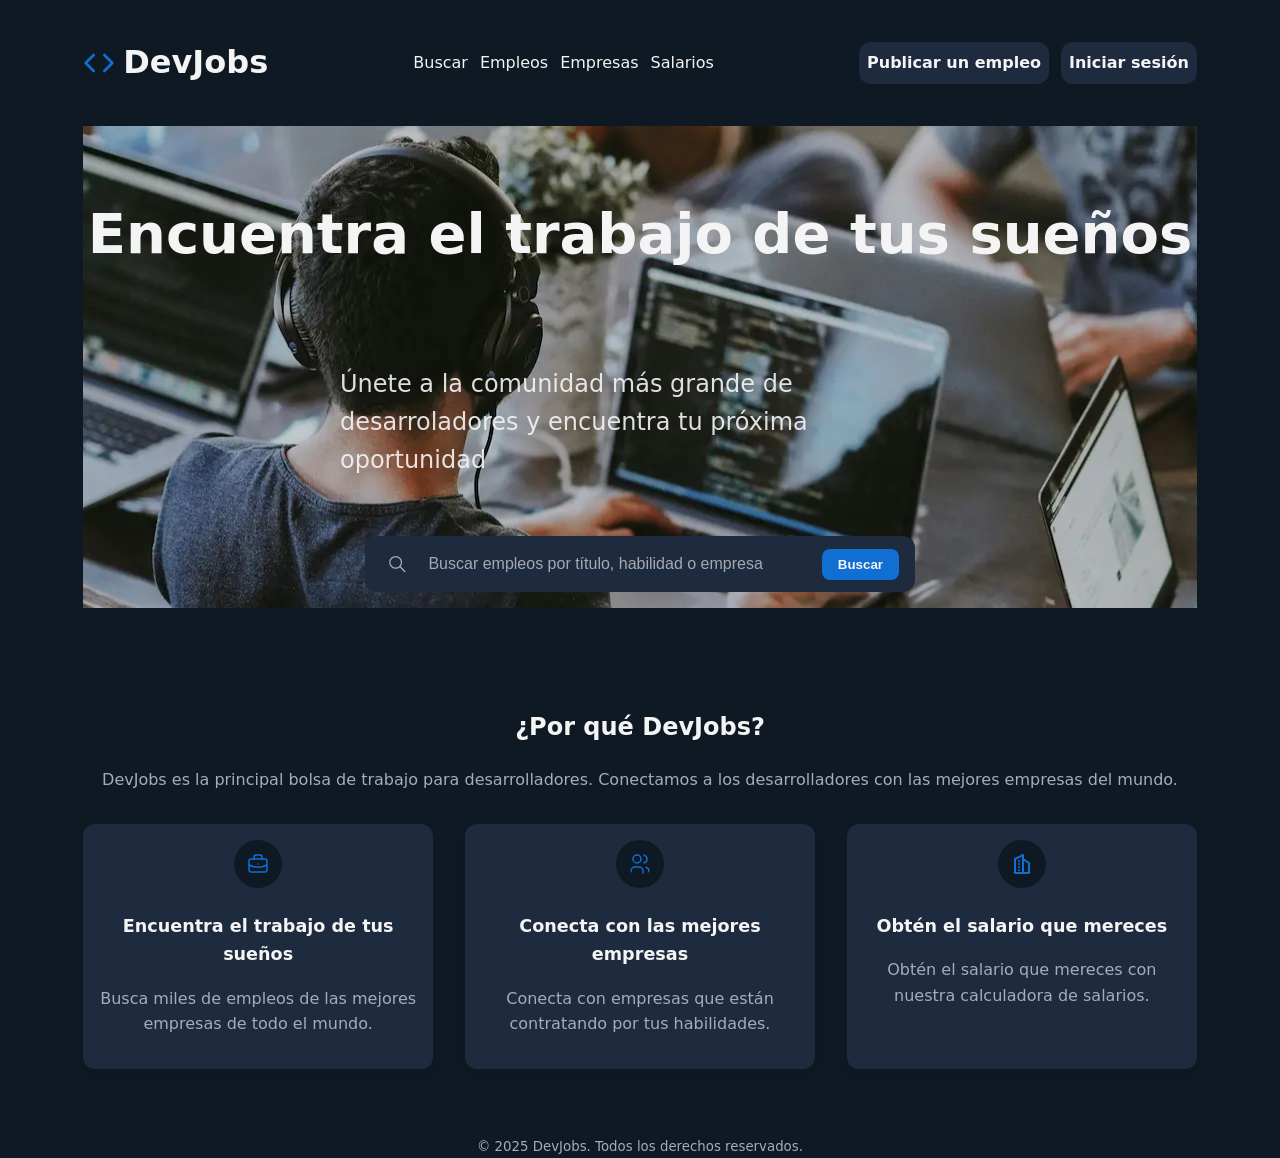
<file: index.html>
<!DOCTYPE html>
<html lang="es">
  <head>
    <meta charset="UTF-8" />
    <!-- Codificación de caracteres -->
    <meta name="viewport" content="width=device-width, initial-scale=1.0" />
    <!-- Responsivo -->
    <title>DevJobs</title>
    <!-- Título de la web -->
    <!-- SEO básico -->
    <meta
      name="description"
      content="Encuentra tu próximo trabajo en tecnología con DevJobs."
    />
    <meta
      name="keywords"
      content="empleo, desarrollador, programador, tecnología"
    />
    <meta name="robots" content="index, follow" />
    <!-- Open Graph (para Facebook, LinkedIn, Instagram, WhatsApp, etc.) -->
    <meta property="og:type" content="website" />
    <meta
      property="og:title"
      content="DevJobs - Encuentra tu próximo trabajo en tecnología"
    />
    <meta
      property="og:description"
      content="Explora ofertas de empleo, publica tus vacantes y conecta con profesionales del sector."
    />
    <meta property="og:image" content="https://devjobs.com/img/og-image.png" />
    <meta property="og:url" content="https://devjobs.com" />
    <meta property="og:site_name" content="DevJobs" />
    <!-- Twitter Card (para X / Twitter) -->
    <meta name="twitter:card" content="summary_large_image" />
    <meta
      name="twitter:title"
      content="DevJobs - Encuentra tu próximo trabajo en tecnología"
    />
    <meta
      name="twitter:description"
      content="Explora ofertas de empleo, publica tus vacantes y conecta con profesionales del sector."
    />
    <meta name="twitter:image" content="https://devjobs.com/img/og-image.png" />
    <meta name="twitter:site" content="@devjobs" />
    <!-- si tenés cuenta oficial -->
    <!-- Datos estructurados para Google -->
    <script type="application/ld+json">
      {
        "@context": "https://schema.org",
        "@type": "WebSite",
        "name": "DevJobs",
        "url": "https://devjobs.com",
        "description": "Encuentra tu próximo trabajo en tecnología con DevJobs.",
        "publisher": { "@type": "Organization", "name": "DevJobs" }
      }
    </script>
    <!-- Descripción -->
    <meta
      name="keywords"
      content="trabajo, empleo, tecnología, desarrollador, programador, ofertas de empleo, vacantes, DevJobs"
    />
    <!-- Palabras clave -->
    <meta name="author" content="Dario J. Ponce" />
    <!-- Autor de la web -->
    <!-- Favicon -->
    <link rel="icon" type="image/png" href="img/favicon.png" />
    <!-- CSS -->
    <link rel="stylesheet" href="styles-index.css" />
  </head>
  <body>
    <header>
      <div class="container header-inner">
        <a class="logo" href="./index.html">
          <svg
            class="h-8 w-8 text-primary"
            fill="none"
            stroke="currentColor"
            stroke-linecap="round"
            stroke-linejoin="round"
            stroke-width="2"
            viewBox="0 0 24 24"
            xmlns="http://www.w3.org/2000/svg"
          >
            <polyline points="16 18 22 12 16 6"></polyline>
            <polyline points="8 6 2 12 8 18"></polyline>
          </svg>
          <h1>DevJobs</h1>
        </a>

        <nav aria-label="Menu principal">
          <a href="">Buscar</a> <a href="./empleos.html">Empleos</a>
          <a href="">Empresas</a>
          <a href="">Salarios</a>
        </nav>
        <div class="auth-buttons">
          <a href="">Publicar un empleo</a>
          <a href="">Iniciar sesión</a>
        </div>
      </div>
    </header>
    <main class="container">
      <section class="hero">
        <h1 class="hero-title">Encuentra el trabajo de tus sueños</h1>
        <p class="hero-subtitle">
          Únete a la comunidad más grande de desarroladores y encuentra tu
          próxima oportunidad
        </p>
        <form role="search" class="hero-search">
          <div class="search-field">
            <svg
              aria-hidden="true"
              xmlns="http://www.w3.org/2000/svg"
              width="24"
              height="24"
              viewBox="0 0 24 24"
              fill="none"
              stroke="currentColor"
              stroke-width="1.5"
              stroke-linecap="round"
              stroke-linejoin="round"
              class="icon icon-tabler icons-tabler-outline icon-tabler-search"
            >
              <path stroke="none" d="M0 0h24v24H0z" fill="none" />
              <path d="M10 10m-7 0a7 7 0 1 0 14 0a7 7 0 1 0 -14 0" />
              <path d="M21 21l-6 -6" />
            </svg>
            <label for="search-jobs" class="visually-hidden"
              >Busca empleos</label
            >
            <input
              id="search-jobs"
              type="text"
              required
              placeholder="Buscar empleos por título, habilidad o empresa"
            />
            <button type="submit">Buscar</button>
          </div>
        </form>
      </section>

      <section class="features">
        <header class="features-header">
          <h2>¿Por qué DevJobs?</h2>
          <p>
            DevJobs es la principal bolsa de trabajo para desarrolladores.
            Conectamos a los desarrolladores con las mejores empresas del mundo.
          </p>
        </header>

        <div class="features-list">
          <article class="feature">
            <svg
              xmlns="http://www.w3.org/2000/svg"
              width="24"
              height="24"
              viewBox="0 0 24 24"
              fill="none"
              stroke="currentColor"
              stroke-width="1.5"
              stroke-linecap="round"
              stroke-linejoin="round"
              class="icon icon-tabler icons-tabler-outline icon-tabler-briefcase"
            >
              <path stroke="none" d="M0 0h24v24H0z" fill="none" />
              <path
                d="M3 7m0 2a2 2 0 0 1 2 -2h14a2 2 0 0 1 2 2v9a2 2 0 0 1 -2 2h-14a2 2 0 0 1 -2 -2z"
              />
              <path d="M8 7v-2a2 2 0 0 1 2 -2h4a2 2 0 0 1 2 2v2" />
              <path d="M12 12l0 .01" />
              <path d="M3 13a20 20 0 0 0 18 0" />
            </svg>
            <h3>Encuentra el trabajo de tus sueños</h3>
            <p>
              Busca miles de empleos de las mejores empresas de todo el mundo.
            </p>
          </article>

          <article class="feature">
            <svg
              xmlns="http://www.w3.org/2000/svg"
              width="24"
              height="24"
              viewBox="0 0 24 24"
              fill="none"
              stroke="currentColor"
              stroke-width="1.5"
              stroke-linecap="round"
              stroke-linejoin="round"
              class="icon icon-tabler icons-tabler-outline icon-tabler-users"
            >
              <path stroke="none" d="M0 0h24v24H0z" fill="none" />
              <path d="M9 7m-4 0a4 4 0 1 0 8 0a4 4 0 1 0 -8 0" />
              <path d="M3 21v-2a4 4 0 0 1 4 -4h4a4 4 0 0 1 4 4v2" />
              <path d="M16 3.13a4 4 0 0 1 0 7.75" />
              <path d="M21 21v-2a4 4 0 0 0 -3 -3.85" />
            </svg>
            <h3>Conecta con las mejores empresas</h3>
            <p>
              Conecta con empresas que están contratando por tus habilidades.
            </p>
          </article>

          <article class="feature">
            <svg
              xmlns="http://www.w3.org/2000/svg"
              width="24"
              height="24"
              viewBox="0 0 24 24"
              fill="none"
              stroke="currentColor"
              stroke-width="2"
              stroke-linecap="round"
              stroke-linejoin="round"
              class="icon icon-tabler icons-tabler-outline icon-tabler-building-skyscraper"
            >
              <path stroke="none" d="M0 0h24v24H0z" fill="none" />
              <path d="M3 21l18 0" />
              <path d="M5 21v-14l8 -4v18" />
              <path d="M19 21v-10l-6 -4" />
              <path d="M9 9l0 .01" />
              <path d="M9 12l0 .01" />
              <path d="M9 15l0 .01" />
              <path d="M9 18l0 .01" />
            </svg>
            <h3>Obtén el salario que mereces</h3>
            <p>
              Obtén el salario que mereces con nuestra calculadora de salarios.
            </p>
          </article>
        </div>
      </section>
    </main>

    <footer class="container">
      <small>&copy; 2025 DevJobs. Todos los derechos reservados.</small>
    </footer>
  </body>
</html>
</file>
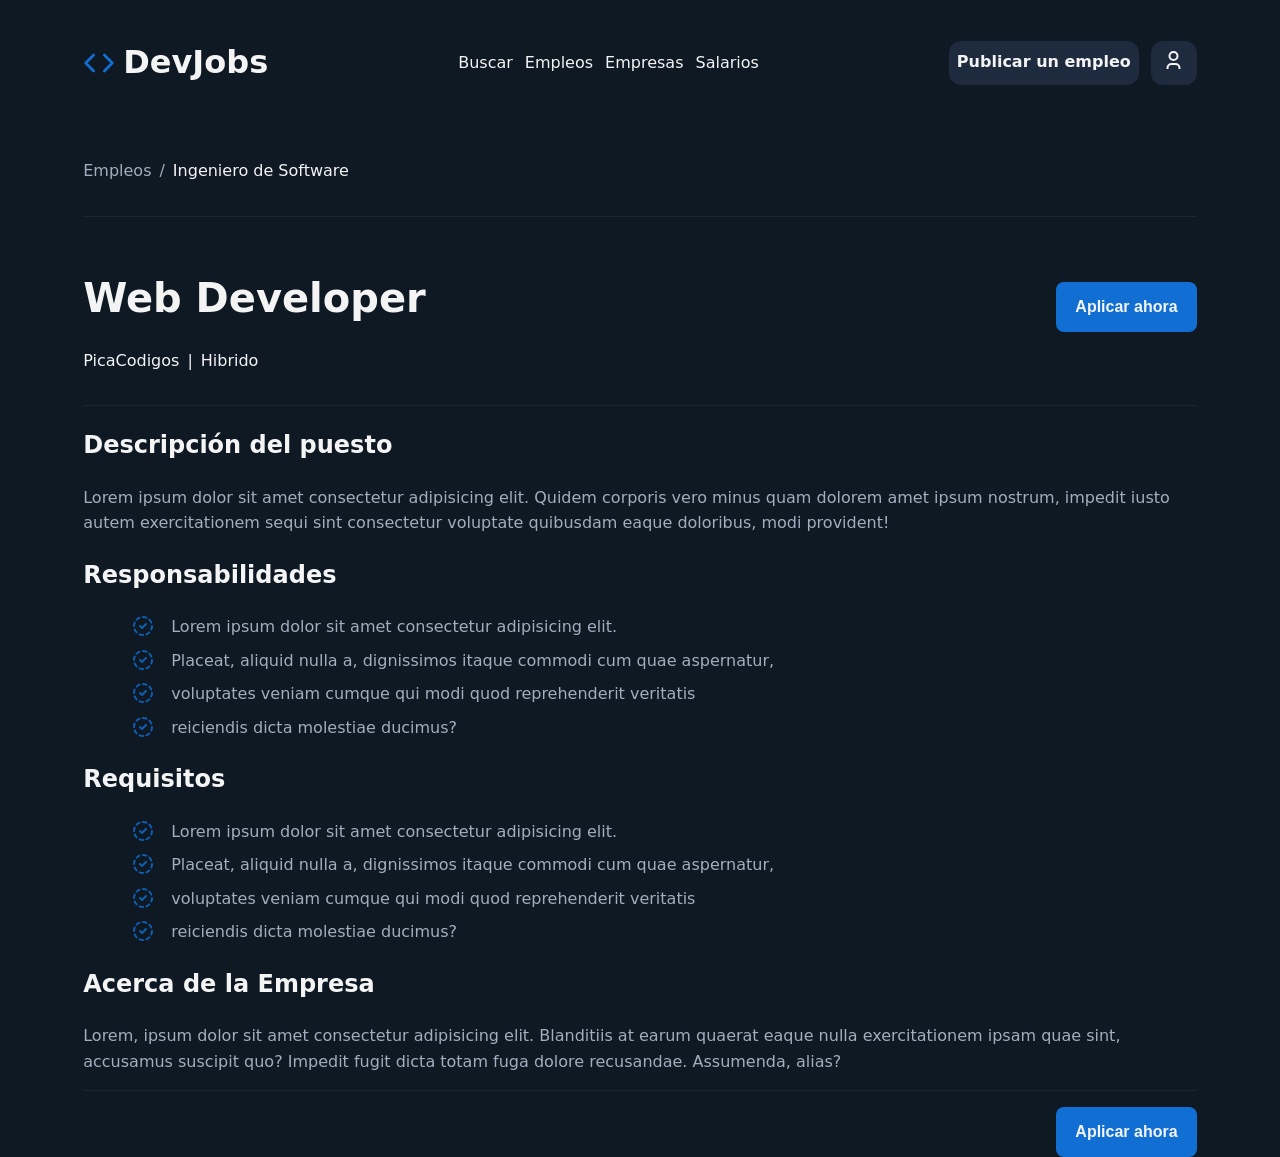
<file: jobDesc.html>
<!DOCTYPE html>
<html lang="en">
  <head>
    <meta charset="UTF-8" />
    <meta name="viewport" content="width=device-width, initial-scale=1.0" />
    <title>Document</title>
    <link rel="stylesheet" href="./styles-jobDesc.css" />
  </head>
  <body>
    <header>
      <div class="container header-inner">
        <a class="logo" href="./index.html">
          <svg
            class="h-8 w-8 text-primary"
            fill="none"
            stroke="currentColor"
            stroke-linecap="round"
            stroke-linejoin="round"
            stroke-width="2"
            viewBox="0 0 24 24"
            xmlns="http://www.w3.org/2000/svg"
          >
            <polyline points="16 18 22 12 16 6"></polyline>
            <polyline points="8 6 2 12 8 18"></polyline>
          </svg>
          <h1>DevJobs</h1>
        </a>

        <nav aria-label="Menu principal">
          <a href="">Buscar</a> <a href="./empleos.html">Empleos</a>
          <a href="">Empresas</a>
          <a href="">Salarios</a>
        </nav>
        <div class="auth-buttons">
          <a href="">Publicar un empleo</a>
          <a href=""
            ><svg
              xmlns="http://www.w3.org/2000/svg"
              width="30"
              height="20"
              viewBox="0 0 25 20"
              fill="none"
              stroke="currentColor"
              stroke-width="2"
              stroke-linecap="round"
              stroke-linejoin="round"
              class="icon icon-tabler icons-tabler-outline icon-tabler-user"
            >
              <path stroke="none" d="M0 0h24v24H0z" fill="none" />
              <path d="M8 7a4 4 0 1 0 8 0a4 4 0 0 0 -8 0" />
              <path d="M6 21v-2a4 4 0 0 1 4 -4h4a4 4 0 0 1 4 4v2" />
            </svg>
          </a>
        </div>
      </div>
    </header>
    <main class="container">
      <header class="directorio">
        <p>Empleos</p>
        <p>/</p>
        <p class="job-name">Ingeniero de Software</p>
      </header>

      <section class="title">
        <header>
          <div class="title-bottom">
            <h1>Web Developer</h1>
            <button class="button-apply">Aplicar ahora</button>
          </div>
          <div class="props">
            <p>PicaCodigos</p>
            <p>|</p>
            <p>Hibrido</p>
          </div>
        </header>
      </section>

      <section class="descripcion">
        <article>
          <h2>Descripción del puesto</h2>
          <p>
            Lorem ipsum dolor sit amet consectetur adipisicing elit. Quidem
            corporis vero minus quam dolorem amet ipsum nostrum, impedit iusto
            autem exercitationem sequi sint consectetur voluptate quibusdam
            eaque doloribus, modi provident!
          </p>
        </article>

        <article>
          <h2>Responsabilidades</h2>
          <ul>
            <li>
              <svg
                xmlns="http://www.w3.org/2000/svg"
                width="24"
                height="24"
                viewBox="0 0 24 24"
                fill="none"
                stroke="currentColor"
                stroke-width="2"
                stroke-linecap="round"
                stroke-linejoin="round"
                class="icon icon-tabler icons-tabler-outline icon-tabler-circle-dashed-check"
              >
                <path stroke="none" d="M0 0h24v24H0z" fill="none" />
                <path d="M8.56 3.69a9 9 0 0 0 -2.92 1.95" />
                <path d="M3.69 8.56a9 9 0 0 0 -.69 3.44" />
                <path d="M3.69 15.44a9 9 0 0 0 1.95 2.92" />
                <path d="M8.56 20.31a9 9 0 0 0 3.44 .69" />
                <path d="M15.44 20.31a9 9 0 0 0 2.92 -1.95" />
                <path d="M20.31 15.44a9 9 0 0 0 .69 -3.44" />
                <path d="M20.31 8.56a9 9 0 0 0 -1.95 -2.92" />
                <path d="M15.44 3.69a9 9 0 0 0 -3.44 -.69" />
                <path d="M9 12l2 2l4 -4" />
              </svg>
              Lorem ipsum dolor sit amet consectetur adipisicing elit.
            </li>
            <li>
              <svg
                xmlns="http://www.w3.org/2000/svg"
                width="24"
                height="24"
                viewBox="0 0 24 24"
                fill="none"
                stroke="currentColor"
                stroke-width="2"
                stroke-linecap="round"
                stroke-linejoin="round"
                class="icon icon-tabler icons-tabler-outline icon-tabler-circle-dashed-check"
              >
                <path stroke="none" d="M0 0h24v24H0z" fill="none" />
                <path d="M8.56 3.69a9 9 0 0 0 -2.92 1.95" />
                <path d="M3.69 8.56a9 9 0 0 0 -.69 3.44" />
                <path d="M3.69 15.44a9 9 0 0 0 1.95 2.92" />
                <path d="M8.56 20.31a9 9 0 0 0 3.44 .69" />
                <path d="M15.44 20.31a9 9 0 0 0 2.92 -1.95" />
                <path d="M20.31 15.44a9 9 0 0 0 .69 -3.44" />
                <path d="M20.31 8.56a9 9 0 0 0 -1.95 -2.92" />
                <path d="M15.44 3.69a9 9 0 0 0 -3.44 -.69" />
                <path d="M9 12l2 2l4 -4" />
              </svg>
              Placeat, aliquid nulla a, dignissimos itaque commodi cum quae
              aspernatur,
            </li>
            <li>
              <svg
                xmlns="http://www.w3.org/2000/svg"
                width="24"
                height="24"
                viewBox="0 0 24 24"
                fill="none"
                stroke="currentColor"
                stroke-width="2"
                stroke-linecap="round"
                stroke-linejoin="round"
                class="icon icon-tabler icons-tabler-outline icon-tabler-circle-dashed-check"
              >
                <path stroke="none" d="M0 0h24v24H0z" fill="none" />
                <path d="M8.56 3.69a9 9 0 0 0 -2.92 1.95" />
                <path d="M3.69 8.56a9 9 0 0 0 -.69 3.44" />
                <path d="M3.69 15.44a9 9 0 0 0 1.95 2.92" />
                <path d="M8.56 20.31a9 9 0 0 0 3.44 .69" />
                <path d="M15.44 20.31a9 9 0 0 0 2.92 -1.95" />
                <path d="M20.31 15.44a9 9 0 0 0 .69 -3.44" />
                <path d="M20.31 8.56a9 9 0 0 0 -1.95 -2.92" />
                <path d="M15.44 3.69a9 9 0 0 0 -3.44 -.69" />
                <path d="M9 12l2 2l4 -4" />
              </svg>
              voluptates veniam cumque qui modi quod reprehenderit veritatis
            </li>
            <li>
              <svg
                xmlns="http://www.w3.org/2000/svg"
                width="24"
                height="24"
                viewBox="0 0 24 24"
                fill="none"
                stroke="currentColor"
                stroke-width="2"
                stroke-linecap="round"
                stroke-linejoin="round"
                class="icon icon-tabler icons-tabler-outline icon-tabler-circle-dashed-check"
              >
                <path stroke="none" d="M0 0h24v24H0z" fill="none" />
                <path d="M8.56 3.69a9 9 0 0 0 -2.92 1.95" />
                <path d="M3.69 8.56a9 9 0 0 0 -.69 3.44" />
                <path d="M3.69 15.44a9 9 0 0 0 1.95 2.92" />
                <path d="M8.56 20.31a9 9 0 0 0 3.44 .69" />
                <path d="M15.44 20.31a9 9 0 0 0 2.92 -1.95" />
                <path d="M20.31 15.44a9 9 0 0 0 .69 -3.44" />
                <path d="M20.31 8.56a9 9 0 0 0 -1.95 -2.92" />
                <path d="M15.44 3.69a9 9 0 0 0 -3.44 -.69" />
                <path d="M9 12l2 2l4 -4" />
              </svg>
              reiciendis dicta molestiae ducimus?
            </li>
          </ul>
        </article>
        <article>
          <h2>Requisitos</h2>
          <ul>
            <li>
              <svg
                xmlns="http://www.w3.org/2000/svg"
                width="24"
                height="24"
                viewBox="0 0 24 24"
                fill="none"
                stroke="currentColor"
                stroke-width="2"
                stroke-linecap="round"
                stroke-linejoin="round"
                class="icon icon-tabler icons-tabler-outline icon-tabler-circle-dashed-check"
              >
                <path stroke="none" d="M0 0h24v24H0z" fill="none" />
                <path d="M8.56 3.69a9 9 0 0 0 -2.92 1.95" />
                <path d="M3.69 8.56a9 9 0 0 0 -.69 3.44" />
                <path d="M3.69 15.44a9 9 0 0 0 1.95 2.92" />
                <path d="M8.56 20.31a9 9 0 0 0 3.44 .69" />
                <path d="M15.44 20.31a9 9 0 0 0 2.92 -1.95" />
                <path d="M20.31 15.44a9 9 0 0 0 .69 -3.44" />
                <path d="M20.31 8.56a9 9 0 0 0 -1.95 -2.92" />
                <path d="M15.44 3.69a9 9 0 0 0 -3.44 -.69" />
                <path d="M9 12l2 2l4 -4" />
              </svg>
              Lorem ipsum dolor sit amet consectetur adipisicing elit.
            </li>
            <li>
              <svg
                xmlns="http://www.w3.org/2000/svg"
                width="24"
                height="24"
                viewBox="0 0 24 24"
                fill="none"
                stroke="currentColor"
                stroke-width="2"
                stroke-linecap="round"
                stroke-linejoin="round"
                class="icon icon-tabler icons-tabler-outline icon-tabler-circle-dashed-check"
              >
                <path stroke="none" d="M0 0h24v24H0z" fill="none" />
                <path d="M8.56 3.69a9 9 0 0 0 -2.92 1.95" />
                <path d="M3.69 8.56a9 9 0 0 0 -.69 3.44" />
                <path d="M3.69 15.44a9 9 0 0 0 1.95 2.92" />
                <path d="M8.56 20.31a9 9 0 0 0 3.44 .69" />
                <path d="M15.44 20.31a9 9 0 0 0 2.92 -1.95" />
                <path d="M20.31 15.44a9 9 0 0 0 .69 -3.44" />
                <path d="M20.31 8.56a9 9 0 0 0 -1.95 -2.92" />
                <path d="M15.44 3.69a9 9 0 0 0 -3.44 -.69" />
                <path d="M9 12l2 2l4 -4" />
              </svg>
              Placeat, aliquid nulla a, dignissimos itaque commodi cum quae
              aspernatur,
            </li>
            <li>
              <svg
                xmlns="http://www.w3.org/2000/svg"
                width="24"
                height="24"
                viewBox="0 0 24 24"
                fill="none"
                stroke="currentColor"
                stroke-width="2"
                stroke-linecap="round"
                stroke-linejoin="round"
                class="icon icon-tabler icons-tabler-outline icon-tabler-circle-dashed-check"
              >
                <path stroke="none" d="M0 0h24v24H0z" fill="none" />
                <path d="M8.56 3.69a9 9 0 0 0 -2.92 1.95" />
                <path d="M3.69 8.56a9 9 0 0 0 -.69 3.44" />
                <path d="M3.69 15.44a9 9 0 0 0 1.95 2.92" />
                <path d="M8.56 20.31a9 9 0 0 0 3.44 .69" />
                <path d="M15.44 20.31a9 9 0 0 0 2.92 -1.95" />
                <path d="M20.31 15.44a9 9 0 0 0 .69 -3.44" />
                <path d="M20.31 8.56a9 9 0 0 0 -1.95 -2.92" />
                <path d="M15.44 3.69a9 9 0 0 0 -3.44 -.69" />
                <path d="M9 12l2 2l4 -4" />
              </svg>
              voluptates veniam cumque qui modi quod reprehenderit veritatis
            </li>
            <li>
              <svg
                xmlns="http://www.w3.org/2000/svg"
                width="24"
                height="24"
                viewBox="0 0 24 24"
                fill="none"
                stroke="currentColor"
                stroke-width="2"
                stroke-linecap="round"
                stroke-linejoin="round"
                class="icon icon-tabler icons-tabler-outline icon-tabler-circle-dashed-check"
              >
                <path stroke="none" d="M0 0h24v24H0z" fill="none" />
                <path d="M8.56 3.69a9 9 0 0 0 -2.92 1.95" />
                <path d="M3.69 8.56a9 9 0 0 0 -.69 3.44" />
                <path d="M3.69 15.44a9 9 0 0 0 1.95 2.92" />
                <path d="M8.56 20.31a9 9 0 0 0 3.44 .69" />
                <path d="M15.44 20.31a9 9 0 0 0 2.92 -1.95" />
                <path d="M20.31 15.44a9 9 0 0 0 .69 -3.44" />
                <path d="M20.31 8.56a9 9 0 0 0 -1.95 -2.92" />
                <path d="M15.44 3.69a9 9 0 0 0 -3.44 -.69" />
                <path d="M9 12l2 2l4 -4" />
              </svg>
              reiciendis dicta molestiae ducimus?
            </li>
          </ul>
        </article>
        <article>
          <h2>Acerca de la Empresa</h2>
          <p>
            Lorem, ipsum dolor sit amet consectetur adipisicing elit. Blanditiis
            at earum quaerat eaque nulla exercitationem ipsam quae sint,
            accusamus suscipit quo? Impedit fugit dicta totam fuga dolore
            recusandae. Assumenda, alias?
          </p>
        </article>
      </section>
      <div class="footer-bottom">
        <button class="button-final">Aplicar ahora</button>
      </div>
    </main>
  </body>
</html>
</file>
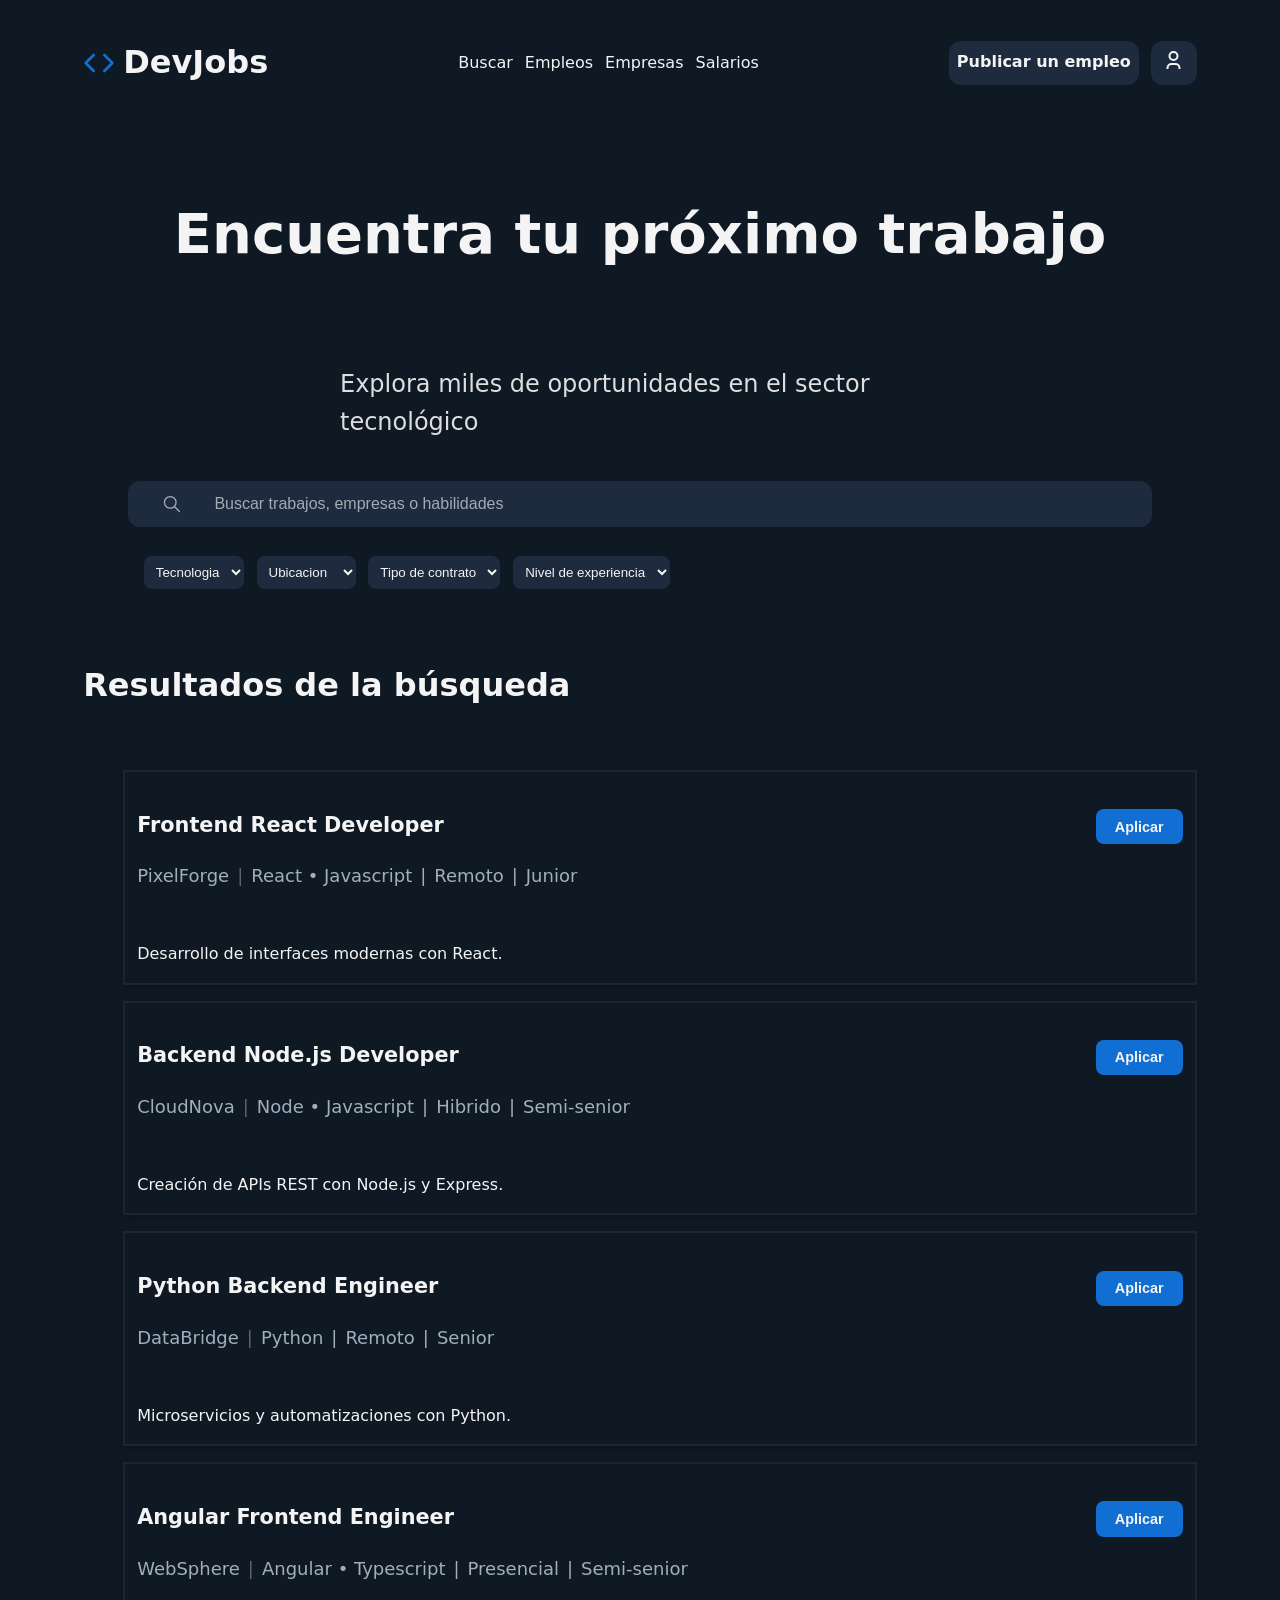
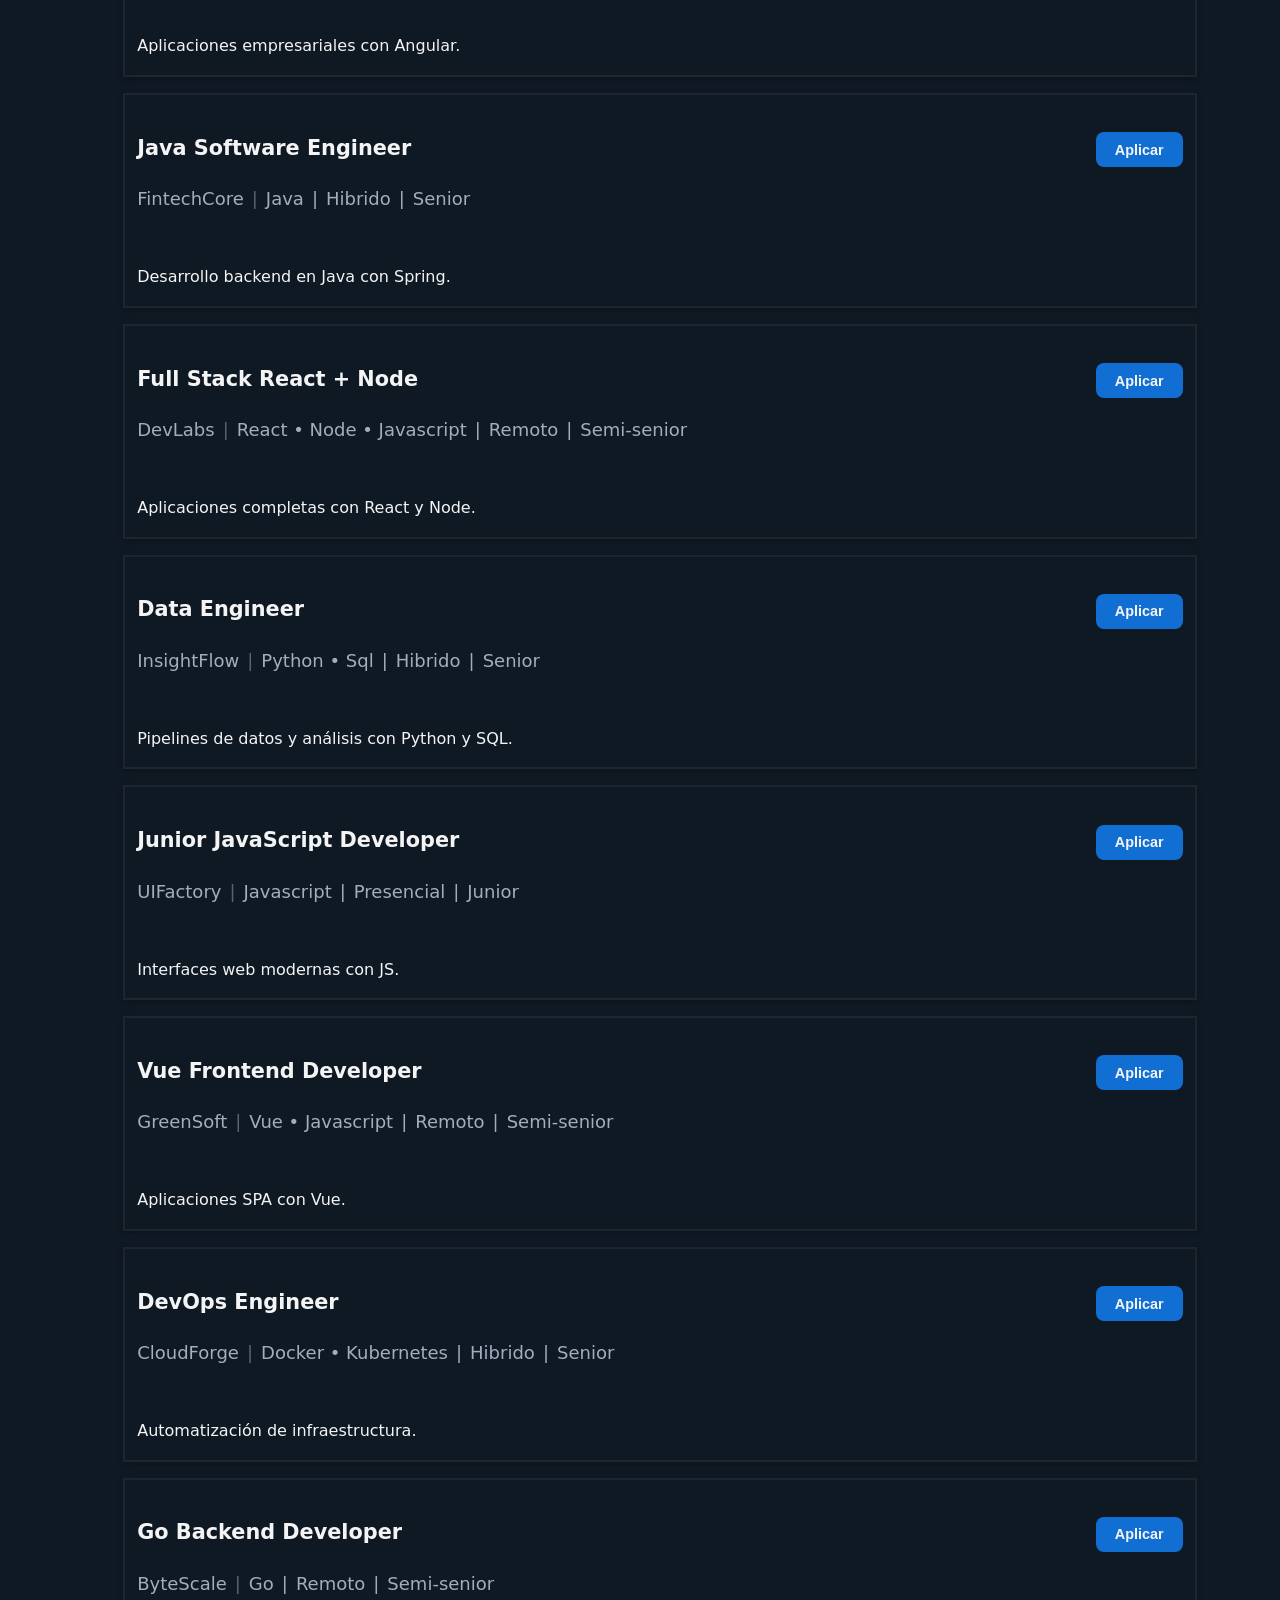
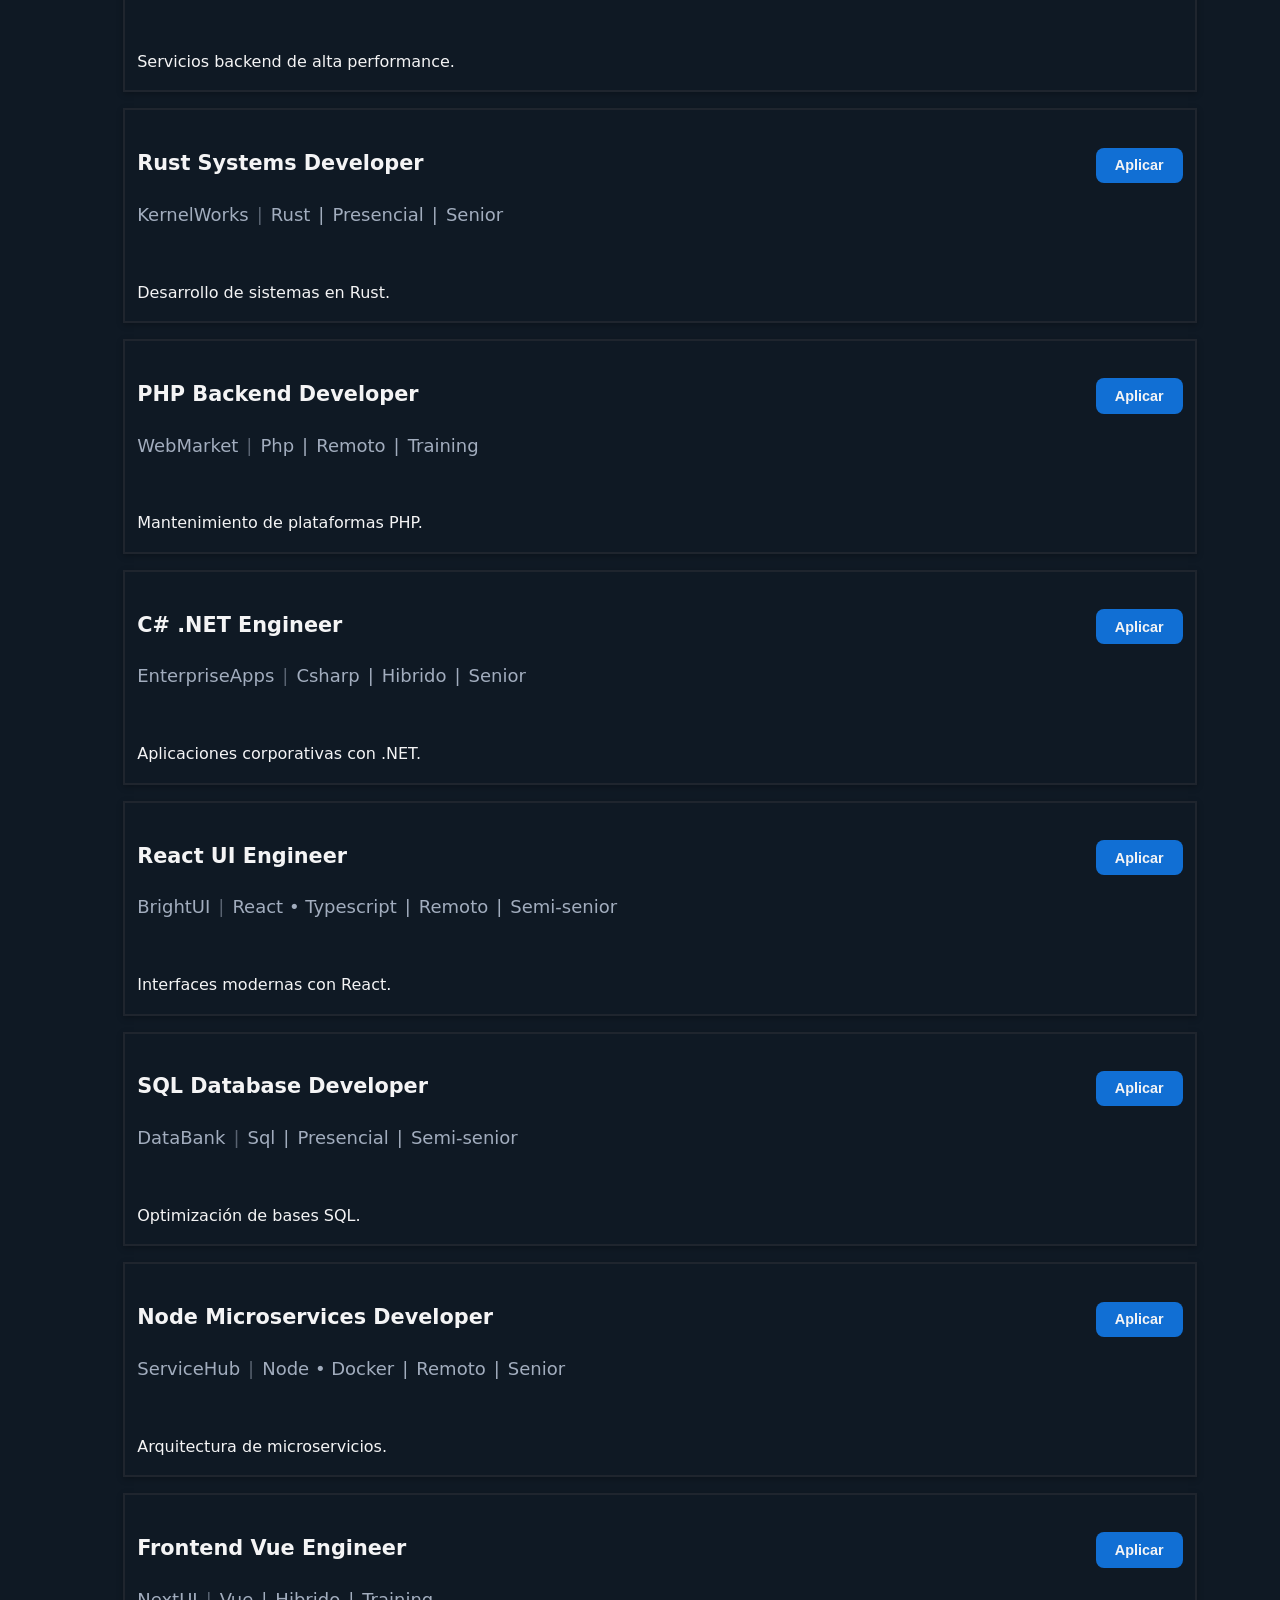
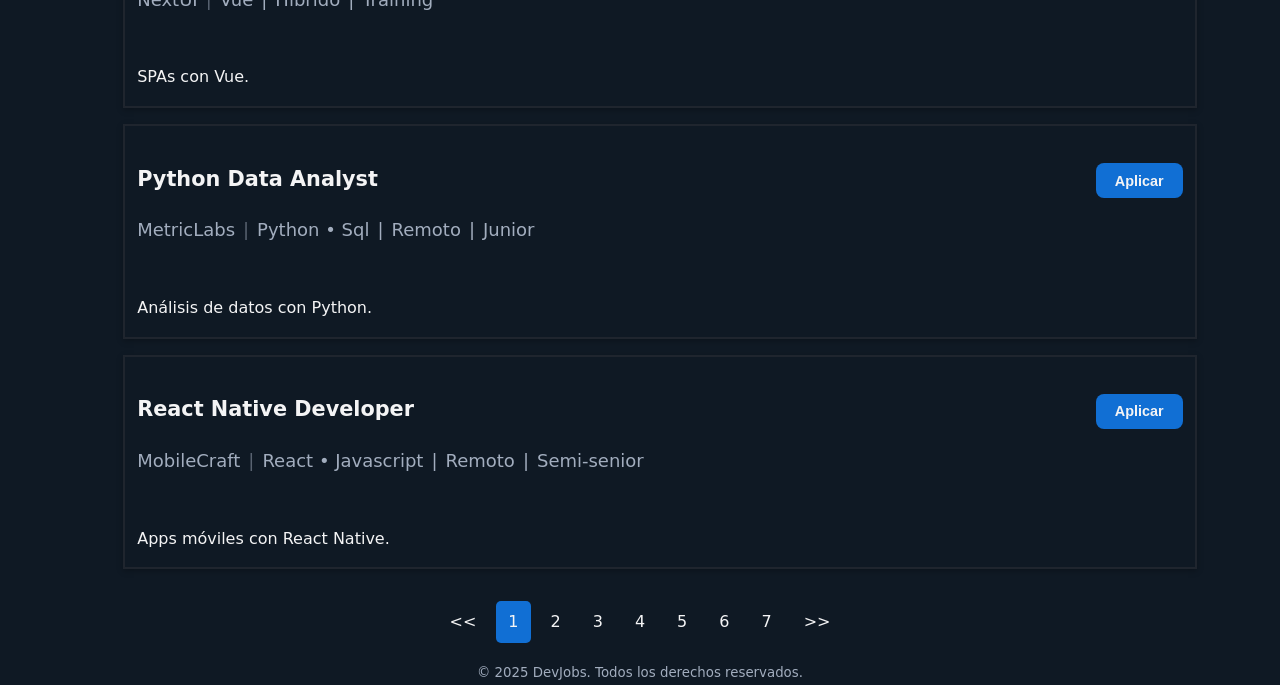
<file: HTML/empleos.html>
<!DOCTYPE html>
<html lang="es">
  <head>
    <meta charset="UTF-8" />
    <!-- Codificación de caracteres -->
    <meta name="viewport" content="width=device-width, initial-scale=1.0" />
    <!-- Responsivo -->
    <title>DevJobs</title>
    <!-- Título de la web -->
    <!-- SEO básico -->
    <meta
      name="description"
      content="Encuentra tu próximo trabajo en tecnología con DevJobs."
    />
    <meta name="robots" content="index, follow" />
    <!-- Open Graph (para Facebook, LinkedIn, Instagram, WhatsApp, etc.) -->
    <meta property="og:type" content="website" />
    <meta
      property="og:title"
      content="DevJobs - Encuentra tu próximo trabajo en tecnología"
    />
    <meta
      property="og:description"
      content="Explora ofertas de empleo, publica tus vacantes y conecta con profesionales del sector."
    />
    <meta property="og:image" content="https://devjobs.com/img/og-image.png" />
    <meta property="og:url" content="https://devjobs.com" />
    <meta property="og:site_name" content="DevJobs" />
    <!-- Twitter Card (para X / Twitter) -->
    <meta name="twitter:card" content="summary_large_image" />
    <meta
      name="twitter:title"
      content="DevJobs - Encuentra tu próximo trabajo en tecnología"
    />
    <meta
      name="twitter:description"
      content="Explora ofertas de empleo, publica tus vacantes y conecta con profesionales del sector."
    />
    <meta name="twitter:image" content="https://devjobs.com/img/og-image.png" />
    <meta name="twitter:site" content="@devjobs" />
    <!-- si tenés cuenta oficial -->
    <!-- Datos estructurados para Google -->
    <script type="application/ld+json">
      {
        "@context": "https://schema.org",
        "@type": "WebSite",
        "name": "DevJobs",
        "url": "https://devjobs.com",
        "description": "Encuentra tu próximo trabajo en tecnología con DevJobs.",
        "publisher": { "@type": "Organization", "name": "DevJobs" }
      }
    </script>
    <!-- Descripción -->
    <meta
      name="keywords"
      content="trabajo, empleo, tecnología, desarrollador, programador, ofertas de empleo, vacantes, DevJobs"
    />
    <!-- Palabras clave -->
    <meta name="author" content="Dario J. Ponce" />
    <!-- Autor de la web -->
    <!-- Favicon -->
    <link rel="icon" type="image/png" href="img/favicon.png" />
    <!-- CSS -->
    <link rel="stylesheet" href="../CSS/styles-empleos.css" />
    <!--- JS -->
    <script defer src="./script.js"></script>
  </head>
  <body>
    <header>
      <div class="container header-inner">
        <a class="logo" href="./index.html">
          <svg
            class="h-8 w-8 text-primary"
            fill="none"
            stroke="currentColor"
            stroke-linecap="round"
            stroke-linejoin="round"
            stroke-width="2"
            viewBox="0 0 24 24"
            xmlns="http://www.w3.org/2000/svg"
          >
            <polyline points="16 18 22 12 16 6"></polyline>
            <polyline points="8 6 2 12 8 18"></polyline>
          </svg>
          <h1>DevJobs</h1>
        </a>

        <nav aria-label="Menu principal">
          <a href="">Buscar</a> <a href="./empleos.html">Empleos</a>
          <a href="">Empresas</a>
          <a href="">Salarios</a>
        </nav>
        <div class="auth-buttons">
          <a href="">Publicar un empleo</a>
          <a href=""
            ><svg
              xmlns="http://www.w3.org/2000/svg"
              width="30"
              height="20"
              viewBox="0 0 25 20"
              fill="none"
              stroke="currentColor"
              stroke-width="2"
              stroke-linecap="round"
              stroke-linejoin="round"
              class="icon icon-tabler icons-tabler-outline icon-tabler-user"
            >
              <path stroke="none" d="M0 0h24v24H0z" fill="none" />
              <path d="M8 7a4 4 0 1 0 8 0a4 4 0 0 0 -8 0" />
              <path d="M6 21v-2a4 4 0 0 1 4 -4h4a4 4 0 0 1 4 4v2" />
            </svg>
          </a>
        </div>
      </div>
    </header>

    <main class="container">
      <section class="Hero-job">
        <h1>Encuentra tu próximo trabajo</h1>
        <p>Explora miles de oportunidades en el sector tecnológico</p>
        <form action="search" class="job-form">
          <div class="job-search-field">
            <svg
              aria-hidden="true"
              xmlns="http://www.w3.org/2000/svg"
              width="24"
              height="24"
              viewBox="0 0 24 24"
              fill="none"
              stroke="currentColor"
              stroke-width="1.5"
              stroke-linecap="round"
              stroke-linejoin="round"
              class="icon icon-tabler icons-tabler-outline icon-tabler-search"
            >
              <path stroke="none" d="M0 0h24v24H0z" fill="none" />
              <path d="M10 10m-7 0a7 7 0 1 0 14 0a7 7 0 1 0 -14 0" />
              <path d="M21 21l-6 -6" />
            </svg>
            <label for="searchJobs" class="visually-hidden">
              Campo para buscar trabajos, empresas o habilidades
            </label>
            <input
              type="text"
              name="searchJobs"
              id="searchJobs"
              placeholder="Buscar trabajos, empresas o habilidades"
            />
          </div>
          <div class="job-search-select">
            <select name="tecnologia" id="filter-technology">
              <option value="default" hidden>Tecnologia</option>
              <option value="todas">Todas</option>
              <option value="javascript">JavaScript</option>
              <option value="python">Python</option>
              <option value="java">Java</option>
              <option value="react">React</option>
            </select>
            <select name="ubicacion" id="filter-ubication">
              <option value="default" hidden>Ubicacion</option>
              <option value="todas">Todas</option>
              <option value="remoto">Remoto</option>
              <option value="hibrido">Hibrido</option>
              <option value="presencial">Presencial</option>
            </select>
            <select name="contrato" id="filter-contrato">
              <option value="default" hidden>Tipo de contrato</option>
              <option value="todas">Todas</option>
              <option value="full-time">Full Time</option>
              <option value="part-time">Part Time</option>
              <option value="freelance">Freelance</option>
            </select>
            <select name="experiencia" id="filter-experiencia">
              <option value="default" hidden>Nivel de experiencia</option>
              <option value="todas">Todas</option>
              <option value="junior">Junior</option>
              <option value="semi-senior">Semi Senior</option>
              <option value="senior">Senior</option>
            </select>
          </div>
        </form>
      </section>

      <section class="jobs-list">
        <header class="jobs-list-title">
          <h2>Resultados de la búsqueda</h2>
        </header>
        <div class="jobs-list-container">
          <ul class="list-jobs-ul"></ul>
        </div>
      </section>

      <section>
        <ul class="pagination">
          <li>
            <a href=""> << </a>
          </li>
          <li>
            <a href="" class="active"> 1 </a>
          </li>
          <li>
            <a href=""> 2 </a>
          </li>
          <li>
            <a href=""> 3 </a>
          </li>
          <li>
            <a href=""> 4 </a>
          </li>
          <li>
            <a href=""> 5 </a>
          </li>
          <li>
            <a href=""> 6 </a>
          </li>
          <li>
            <a href=""> 7 </a>
          </li>
          <li>
            <a href=""> >> </a>
          </li>
        </ul>
      </section>
    </main>

    <footer class="container">
      <small>&copy; 2025 DevJobs. Todos los derechos reservados.</small>
    </footer>
  </body>
</html>
</file>
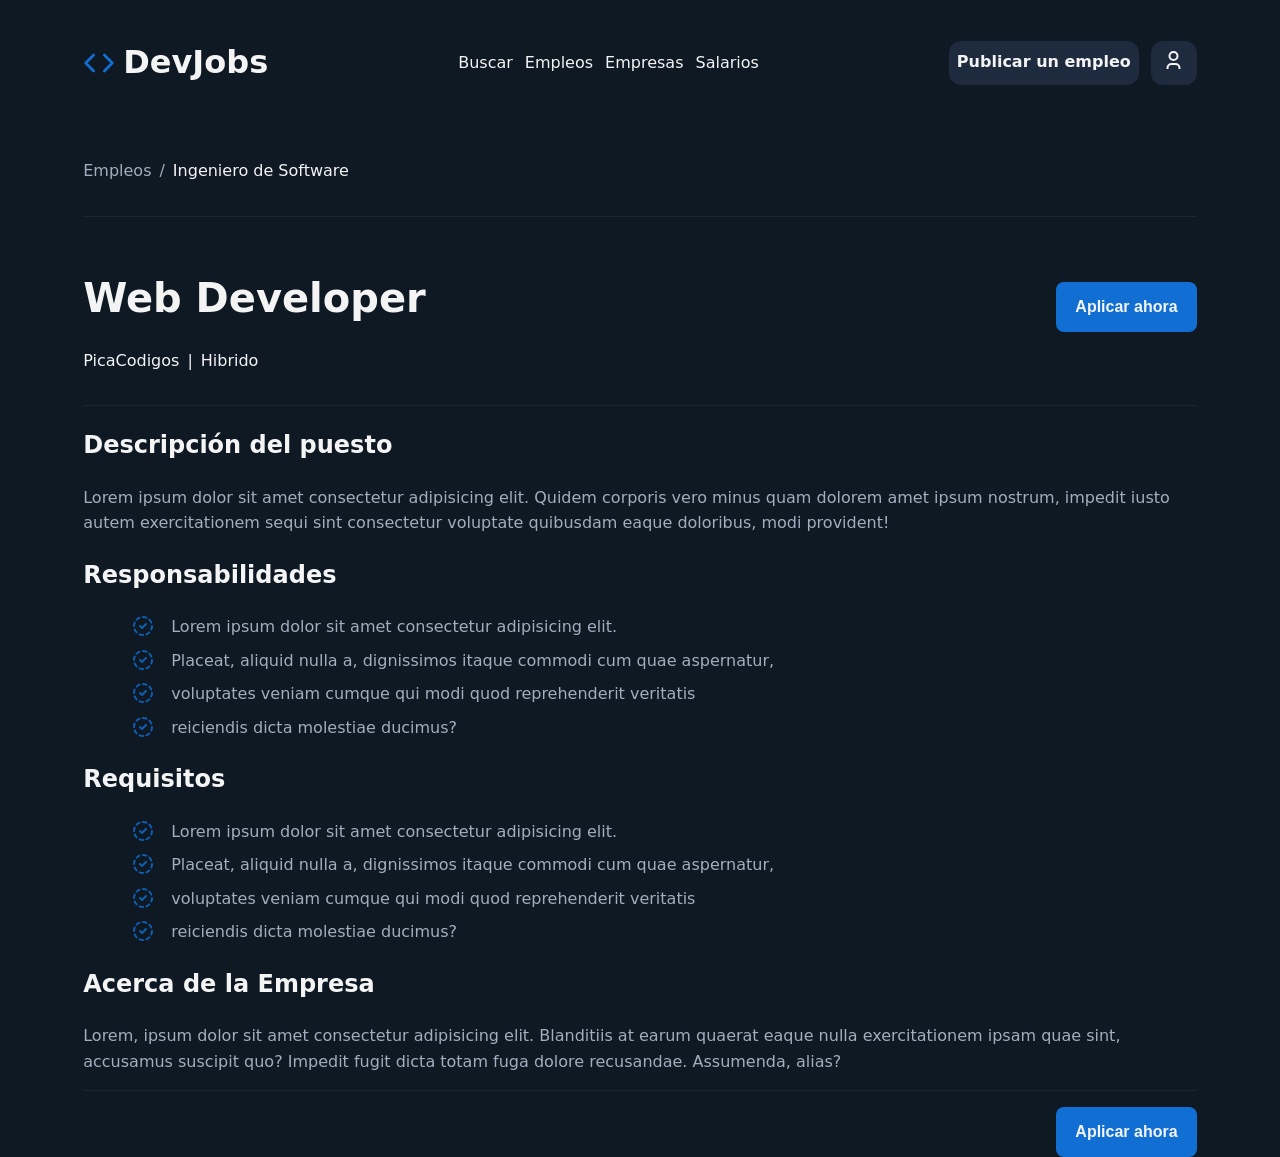
<file: HTML/jobDesc.html>
<!DOCTYPE html>
<html lang="en">
  <head>
    <meta charset="UTF-8" />
    <meta name="viewport" content="width=device-width, initial-scale=1.0" />
    <title>Document</title>
    <link rel="stylesheet" href="../CSS/./styles-jobDesc.css" />
  </head>
  <body>
    <header>
      <div class="container header-inner">
        <a class="logo" href="./index.html">
          <svg
            class="h-8 w-8 text-primary"
            fill="none"
            stroke="currentColor"
            stroke-linecap="round"
            stroke-linejoin="round"
            stroke-width="2"
            viewBox="0 0 24 24"
            xmlns="http://www.w3.org/2000/svg"
          >
            <polyline points="16 18 22 12 16 6"></polyline>
            <polyline points="8 6 2 12 8 18"></polyline>
          </svg>
          <h1>DevJobs</h1>
        </a>

        <nav aria-label="Menu principal">
          <a href="">Buscar</a> <a href="./empleos.html">Empleos</a>
          <a href="">Empresas</a>
          <a href="">Salarios</a>
        </nav>
        <div class="auth-buttons">
          <a href="">Publicar un empleo</a>
          <a href=""
            ><svg
              xmlns="http://www.w3.org/2000/svg"
              width="30"
              height="20"
              viewBox="0 0 25 20"
              fill="none"
              stroke="currentColor"
              stroke-width="2"
              stroke-linecap="round"
              stroke-linejoin="round"
              class="icon icon-tabler icons-tabler-outline icon-tabler-user"
            >
              <path stroke="none" d="M0 0h24v24H0z" fill="none" />
              <path d="M8 7a4 4 0 1 0 8 0a4 4 0 0 0 -8 0" />
              <path d="M6 21v-2a4 4 0 0 1 4 -4h4a4 4 0 0 1 4 4v2" />
            </svg>
          </a>
        </div>
      </div>
    </header>
    <main class="container">
      <header class="directorio">
        <p>Empleos</p>
        <p>/</p>
        <p class="job-name">Ingeniero de Software</p>
      </header>

      <section class="title">
        <header>
          <div class="title-bottom">
            <h1>Web Developer</h1>
            <button class="button-apply">Aplicar ahora</button>
          </div>
          <div class="props">
            <p>PicaCodigos</p>
            <p>|</p>
            <p>Hibrido</p>
          </div>
        </header>
      </section>

      <section class="descripcion">
        <article>
          <h2>Descripción del puesto</h2>
          <p>
            Lorem ipsum dolor sit amet consectetur adipisicing elit. Quidem
            corporis vero minus quam dolorem amet ipsum nostrum, impedit iusto
            autem exercitationem sequi sint consectetur voluptate quibusdam
            eaque doloribus, modi provident!
          </p>
        </article>

        <article>
          <h2>Responsabilidades</h2>
          <ul>
            <li>
              <svg
                xmlns="http://www.w3.org/2000/svg"
                width="24"
                height="24"
                viewBox="0 0 24 24"
                fill="none"
                stroke="currentColor"
                stroke-width="2"
                stroke-linecap="round"
                stroke-linejoin="round"
                class="icon icon-tabler icons-tabler-outline icon-tabler-circle-dashed-check"
              >
                <path stroke="none" d="M0 0h24v24H0z" fill="none" />
                <path d="M8.56 3.69a9 9 0 0 0 -2.92 1.95" />
                <path d="M3.69 8.56a9 9 0 0 0 -.69 3.44" />
                <path d="M3.69 15.44a9 9 0 0 0 1.95 2.92" />
                <path d="M8.56 20.31a9 9 0 0 0 3.44 .69" />
                <path d="M15.44 20.31a9 9 0 0 0 2.92 -1.95" />
                <path d="M20.31 15.44a9 9 0 0 0 .69 -3.44" />
                <path d="M20.31 8.56a9 9 0 0 0 -1.95 -2.92" />
                <path d="M15.44 3.69a9 9 0 0 0 -3.44 -.69" />
                <path d="M9 12l2 2l4 -4" />
              </svg>
              Lorem ipsum dolor sit amet consectetur adipisicing elit.
            </li>
            <li>
              <svg
                xmlns="http://www.w3.org/2000/svg"
                width="24"
                height="24"
                viewBox="0 0 24 24"
                fill="none"
                stroke="currentColor"
                stroke-width="2"
                stroke-linecap="round"
                stroke-linejoin="round"
                class="icon icon-tabler icons-tabler-outline icon-tabler-circle-dashed-check"
              >
                <path stroke="none" d="M0 0h24v24H0z" fill="none" />
                <path d="M8.56 3.69a9 9 0 0 0 -2.92 1.95" />
                <path d="M3.69 8.56a9 9 0 0 0 -.69 3.44" />
                <path d="M3.69 15.44a9 9 0 0 0 1.95 2.92" />
                <path d="M8.56 20.31a9 9 0 0 0 3.44 .69" />
                <path d="M15.44 20.31a9 9 0 0 0 2.92 -1.95" />
                <path d="M20.31 15.44a9 9 0 0 0 .69 -3.44" />
                <path d="M20.31 8.56a9 9 0 0 0 -1.95 -2.92" />
                <path d="M15.44 3.69a9 9 0 0 0 -3.44 -.69" />
                <path d="M9 12l2 2l4 -4" />
              </svg>
              Placeat, aliquid nulla a, dignissimos itaque commodi cum quae
              aspernatur,
            </li>
            <li>
              <svg
                xmlns="http://www.w3.org/2000/svg"
                width="24"
                height="24"
                viewBox="0 0 24 24"
                fill="none"
                stroke="currentColor"
                stroke-width="2"
                stroke-linecap="round"
                stroke-linejoin="round"
                class="icon icon-tabler icons-tabler-outline icon-tabler-circle-dashed-check"
              >
                <path stroke="none" d="M0 0h24v24H0z" fill="none" />
                <path d="M8.56 3.69a9 9 0 0 0 -2.92 1.95" />
                <path d="M3.69 8.56a9 9 0 0 0 -.69 3.44" />
                <path d="M3.69 15.44a9 9 0 0 0 1.95 2.92" />
                <path d="M8.56 20.31a9 9 0 0 0 3.44 .69" />
                <path d="M15.44 20.31a9 9 0 0 0 2.92 -1.95" />
                <path d="M20.31 15.44a9 9 0 0 0 .69 -3.44" />
                <path d="M20.31 8.56a9 9 0 0 0 -1.95 -2.92" />
                <path d="M15.44 3.69a9 9 0 0 0 -3.44 -.69" />
                <path d="M9 12l2 2l4 -4" />
              </svg>
              voluptates veniam cumque qui modi quod reprehenderit veritatis
            </li>
            <li>
              <svg
                xmlns="http://www.w3.org/2000/svg"
                width="24"
                height="24"
                viewBox="0 0 24 24"
                fill="none"
                stroke="currentColor"
                stroke-width="2"
                stroke-linecap="round"
                stroke-linejoin="round"
                class="icon icon-tabler icons-tabler-outline icon-tabler-circle-dashed-check"
              >
                <path stroke="none" d="M0 0h24v24H0z" fill="none" />
                <path d="M8.56 3.69a9 9 0 0 0 -2.92 1.95" />
                <path d="M3.69 8.56a9 9 0 0 0 -.69 3.44" />
                <path d="M3.69 15.44a9 9 0 0 0 1.95 2.92" />
                <path d="M8.56 20.31a9 9 0 0 0 3.44 .69" />
                <path d="M15.44 20.31a9 9 0 0 0 2.92 -1.95" />
                <path d="M20.31 15.44a9 9 0 0 0 .69 -3.44" />
                <path d="M20.31 8.56a9 9 0 0 0 -1.95 -2.92" />
                <path d="M15.44 3.69a9 9 0 0 0 -3.44 -.69" />
                <path d="M9 12l2 2l4 -4" />
              </svg>
              reiciendis dicta molestiae ducimus?
            </li>
          </ul>
        </article>
        <article>
          <h2>Requisitos</h2>
          <ul>
            <li>
              <svg
                xmlns="http://www.w3.org/2000/svg"
                width="24"
                height="24"
                viewBox="0 0 24 24"
                fill="none"
                stroke="currentColor"
                stroke-width="2"
                stroke-linecap="round"
                stroke-linejoin="round"
                class="icon icon-tabler icons-tabler-outline icon-tabler-circle-dashed-check"
              >
                <path stroke="none" d="M0 0h24v24H0z" fill="none" />
                <path d="M8.56 3.69a9 9 0 0 0 -2.92 1.95" />
                <path d="M3.69 8.56a9 9 0 0 0 -.69 3.44" />
                <path d="M3.69 15.44a9 9 0 0 0 1.95 2.92" />
                <path d="M8.56 20.31a9 9 0 0 0 3.44 .69" />
                <path d="M15.44 20.31a9 9 0 0 0 2.92 -1.95" />
                <path d="M20.31 15.44a9 9 0 0 0 .69 -3.44" />
                <path d="M20.31 8.56a9 9 0 0 0 -1.95 -2.92" />
                <path d="M15.44 3.69a9 9 0 0 0 -3.44 -.69" />
                <path d="M9 12l2 2l4 -4" />
              </svg>
              Lorem ipsum dolor sit amet consectetur adipisicing elit.
            </li>
            <li>
              <svg
                xmlns="http://www.w3.org/2000/svg"
                width="24"
                height="24"
                viewBox="0 0 24 24"
                fill="none"
                stroke="currentColor"
                stroke-width="2"
                stroke-linecap="round"
                stroke-linejoin="round"
                class="icon icon-tabler icons-tabler-outline icon-tabler-circle-dashed-check"
              >
                <path stroke="none" d="M0 0h24v24H0z" fill="none" />
                <path d="M8.56 3.69a9 9 0 0 0 -2.92 1.95" />
                <path d="M3.69 8.56a9 9 0 0 0 -.69 3.44" />
                <path d="M3.69 15.44a9 9 0 0 0 1.95 2.92" />
                <path d="M8.56 20.31a9 9 0 0 0 3.44 .69" />
                <path d="M15.44 20.31a9 9 0 0 0 2.92 -1.95" />
                <path d="M20.31 15.44a9 9 0 0 0 .69 -3.44" />
                <path d="M20.31 8.56a9 9 0 0 0 -1.95 -2.92" />
                <path d="M15.44 3.69a9 9 0 0 0 -3.44 -.69" />
                <path d="M9 12l2 2l4 -4" />
              </svg>
              Placeat, aliquid nulla a, dignissimos itaque commodi cum quae
              aspernatur,
            </li>
            <li>
              <svg
                xmlns="http://www.w3.org/2000/svg"
                width="24"
                height="24"
                viewBox="0 0 24 24"
                fill="none"
                stroke="currentColor"
                stroke-width="2"
                stroke-linecap="round"
                stroke-linejoin="round"
                class="icon icon-tabler icons-tabler-outline icon-tabler-circle-dashed-check"
              >
                <path stroke="none" d="M0 0h24v24H0z" fill="none" />
                <path d="M8.56 3.69a9 9 0 0 0 -2.92 1.95" />
                <path d="M3.69 8.56a9 9 0 0 0 -.69 3.44" />
                <path d="M3.69 15.44a9 9 0 0 0 1.95 2.92" />
                <path d="M8.56 20.31a9 9 0 0 0 3.44 .69" />
                <path d="M15.44 20.31a9 9 0 0 0 2.92 -1.95" />
                <path d="M20.31 15.44a9 9 0 0 0 .69 -3.44" />
                <path d="M20.31 8.56a9 9 0 0 0 -1.95 -2.92" />
                <path d="M15.44 3.69a9 9 0 0 0 -3.44 -.69" />
                <path d="M9 12l2 2l4 -4" />
              </svg>
              voluptates veniam cumque qui modi quod reprehenderit veritatis
            </li>
            <li>
              <svg
                xmlns="http://www.w3.org/2000/svg"
                width="24"
                height="24"
                viewBox="0 0 24 24"
                fill="none"
                stroke="currentColor"
                stroke-width="2"
                stroke-linecap="round"
                stroke-linejoin="round"
                class="icon icon-tabler icons-tabler-outline icon-tabler-circle-dashed-check"
              >
                <path stroke="none" d="M0 0h24v24H0z" fill="none" />
                <path d="M8.56 3.69a9 9 0 0 0 -2.92 1.95" />
                <path d="M3.69 8.56a9 9 0 0 0 -.69 3.44" />
                <path d="M3.69 15.44a9 9 0 0 0 1.95 2.92" />
                <path d="M8.56 20.31a9 9 0 0 0 3.44 .69" />
                <path d="M15.44 20.31a9 9 0 0 0 2.92 -1.95" />
                <path d="M20.31 15.44a9 9 0 0 0 .69 -3.44" />
                <path d="M20.31 8.56a9 9 0 0 0 -1.95 -2.92" />
                <path d="M15.44 3.69a9 9 0 0 0 -3.44 -.69" />
                <path d="M9 12l2 2l4 -4" />
              </svg>
              reiciendis dicta molestiae ducimus?
            </li>
          </ul>
        </article>
        <article>
          <h2>Acerca de la Empresa</h2>
          <p>
            Lorem, ipsum dolor sit amet consectetur adipisicing elit. Blanditiis
            at earum quaerat eaque nulla exercitationem ipsam quae sint,
            accusamus suscipit quo? Impedit fugit dicta totam fuga dolore
            recusandae. Assumenda, alias?
          </p>
        </article>
      </section>
      <div class="footer-bottom">
        <button class="button-final">Aplicar ahora</button>
      </div>
    </main>
  </body>
</html>
</file>
<file: styles-index.css>
:root {
  /* ----------------- COLORES (base, fáciles de reasignar) ----------------- */
  --color-primary: hsl(211 85% 45%); /* acento principal (botones, links) */
  --color-primary-strong: hsl(211 85% 38%); /* hover/active */
  --color-surface: hsl(217 35% 18%); /* tarjetas / barras oscuras */
  --color-bg: hsl(211 41% 10%); /* fondo página (modo claro oscuro mezcla) */
  --color-bg-muted: hsl(216, 19%, 15%); /* superficies secundarias */
  --color-text: hsl(240 5% 96%); /* texto principal (casi blanco) */
  --color-text-muted: hsl(217 18% 69%); /* texto secundario / placeholders */

  /* ----------------- TIPOGRAFÍA ----------------- */
  --font-family-base: "Inter", system-ui, -apple-system, "Segoe UI", Roboto,
    "Helvetica Neue", Arial;
  --font-size-base: 16px; /* base for rem calculations */
  --lead-size: 1.125rem; /* for intro paragraphs */

  /* ----------------- ESPACIADO (spacing scale) ----------------- */
  --space-xxs: 0.25rem; /* 4px */
  --space-xs: 0.5rem; /* 8px */
  --space-sm: 0.75rem; /* 12px */
  --space-md: 1rem; /* 16px */
  --space-lg: 1.5rem; /* 24px */
  --space-xl: 2.5rem; /* 40px */

  /* ----------------- RADIOS, SOMBRAS, TRANSITIONS ----------------- */
  --radius-sm: 8px;
  --radius-md: 12px;
  --radius-lg: 16px;
  --radius-full: 100%;
  --shadow-soft: 0 6px 18px rgba(2, 6, 23, 0.45);
  --transition-fast: 180ms ease;

  /* ----------------- LAYOUT TOKENS ----------------- */
  --max-width: 100%; /* ancho máximo de contenido */
  --page-padding: 2rem; /* padding lateral estándar (usado en containers) */
  --container-gap: 1rem; /* gap general entre componentes */

  /* ----------------- GRID / BREAKPOINTS ----------------- */
  --bp-sm: 540px;
  --bp-md: 768px;
  --bp-lg: 920px;
  --bp-xl: 1200px;

  /* ----------------- Z-INDEX (escala pequeña) ----------------- */
  --z-dropdown: 800;
  --z-modal: 1000;
  --z-sticky: 700;
}

/* -------- RESET PROFESIONAL (sin volver todo loco) -------- */
*,
*::before,
*::after {
  box-sizing: border-box;
}

html {
  font-size: var(--font-size-base);
}
body {
  margin: 0;
  font-family: var(--font-family-base);
  background: var(--color-bg);
  color: var(--color-text);
  line-height: 1.6; /*Separacion entre lineas*/
}

a {
  text-decoration: none;
  color: inherit;
}

/*---------- CLASE CONTAINER -------------*/

.container {
  width: min(var(--max-width), 92%);
  margin-inline: auto;
  padding-inline: var(--page-padding);
}

.visually-hidden {
  position: absolute;
  left: -9999px;
}

/****************INDEX.HTML*****************/

/* -------- HEADER PRINCIPAL (navbar) -------- */
header {
  background: var(--color-bg);
  padding-block: var(--container-gap);
}

.header-inner {
  display: flex;
  align-items: center;
  justify-content: space-between;
  gap: var(--page-padding);
}
.logo {
  display: flex;
  align-items: center;
  gap: var(--space-xs);
  text-decoration: none;
  color: inherit;
}
.logo svg {
  width: 32px;
  height: 32px;
  stroke: var(--color-primary, currentColor);
}

.logo:hover {
  background: #ca4246;
  background-color: #ca4246;
  background: conic-gradient(
    #ca4246 16.666%,
    #e16541 16.666%,
    #e16541 33.333%,
    #f18f43 33.333%,
    #f18f43 50%,
    #8b9862 50%,
    #8b9862 66.666%,
    #476098 66.666%,
    #476098 83.333%,
    #a7489b 83.333%
  );

  background-size: 57%;
  background-repeat: repeat;
  -webkit-background-clip: text;
  -webkit-text-fill-color: transparent;
  animation: rainbow-text-animation-rev 0.6s ease forwards;
  cursor: pointer;
}
@keyframes rainbow-text-animation {
  0% {
    background-size: 57%;
    background-position: 0 0;
  }
  20% {
    background-size: 57%;
    background-position: 0 1em;
  }
  100% {
    background-size: 300%;
    background-position: -9em 1em;
  }
}
@keyframes rainbow-text-animation-rev {
  0% {
    background-size: 300%;
    background-position: -9em 1em;
  }
  20% {
    background-size: 57%;
    background-position: 0 1em;
  }
  100% {
    background-size: 57%;
    background-position: 0 0;
  }
}

nav {
  display: flex;
  gap: var(--space-sm);
}

nav > a:hover {
  color: var(--color-primary-strong);
  font-weight: bold;
}

.auth-buttons {
  display: flex;
  gap: var(--space-sm);
}

.auth-buttons > a {
  padding: var(--space-xs);
  background-color: var(--color-surface);
  border-radius: var(--radius-md);
  font-weight: bold;
  cursor: pointer;
  transition: 0.2s ease;
}

.auth-buttons > a:hover {
  background-color: var(--color-bg-muted);
  color: var(--color-primary);
  transform: translateY(-1px);
}

/*-------- MAIN HERO --------*/

.hero {
  /*Imagen de fondo para el hero*/
  background: url("./background.webp") no-repeat center;

  /*Altura minima para el hero*/
  min-height: 50vh;

  /*Centramos y damos espacios*/
  display: flex;
  flex-direction: column;
  justify-content: center;
  align-items: center;
  gap: 1rem;

  /*Evitamos que se toquen los bordes*/
  padding-block: 1rem;

  /*Color del texto*/
  color: var(--color-text);
}

.hero-title {
  font-size: clamp(3.5rem, 4vw, 3rem);
  font-weight: 800;
  max-width: 1200px;
}

.hero-subtitle {
  font-size: 1.5rem;
  max-width: 600px;
  opacity: 0.9;
}

.hero-search {
  margin-top: 1rem;
}
.search-field {
  display: flex;
  align-items: center;
  gap: 0.8rem;

  background: var(--color-surface);
  backdrop-filter: blur(6px);

  padding: 0.8rem 1rem;
  border-radius: var(--radius-md);

  max-width: 550px;
}

.search-field svg {
  width: 60px;
  height: 20px;
  stroke: var(--color-text-muted);
}

.search-field input {
  background: transparent;
  border: none;
  color: var(--color-text);
  font-size: 1rem;
  width: 700px;
}

.search-field input::placeholder {
  color: rgba(255, 255, 255, 0.6);
}

.search-field button {
  padding: 0.5rem 1rem;
  background: var(--color-primary);
  color: var(--color-text);
  border: none;
  border-radius: var(--radius-sm);
  font-weight: 600;
  cursor: pointer;
}

.search-field button:hover {
  background: var(--color-primary-strong);
}

/*-------- FEATURES --------*/
.features {
  text-align: center;
  margin-block: 4rem;
}

.features-header p {
  color: var(--color-text-muted);
}

/* GRID RESPONSIVE */
.features-list {
  display: grid;
  gap: 2rem;
  grid-template-columns: repeat(auto-fit, minmax(250px, 1fr));
}

/* CARD */
.feature {
  background: var(--color-surface);
  padding: var(--space-md);
  border-radius: var(--radius-md);
  border: 1px solid var(--color-border);
  box-shadow: 0 4px 12px rgba(0, 0, 0, 0.05);
}

/* ICONO */
.feature svg {
  width: 48px;
  height: 48px;
  padding: 12px;
  border-radius: var(--radius-full);
  background: var(--color-bg);
  stroke: var(--color-primary);
}

/* TITULO */
.feature h3 {
  margin-top: 1rem;
  font-size: 1.1rem;
}

/* TEXTO */
.feature p {
  color: var(--color-text-muted);
}

/*-----FOOTER DE PAGINA CopyRigth-----------*/

footer {
  color: var(--color-text-muted);
  text-align: center;
}
</file>
<file: styles-jobDesc.css>
:root {
  /* ----------------- COLORES (base, fáciles de reasignar) ----------------- */
  --color-primary: hsl(211 85% 45%); /* acento principal (botones, links) */
  --color-primary-strong: hsl(211 85% 38%); /* hover/active */
  --color-surface: hsl(217 35% 18%); /* tarjetas / barras oscuras */
  --color-bg: hsl(211 41% 10%); /* fondo página (modo claro oscuro mezcla) */
  --color-bg-muted: hsl(216, 19%, 15%); /* superficies secundarias */
  --color-text: hsl(240 5% 96%); /* texto principal (casi blanco) */
  --color-text-muted: hsl(217 18% 69%); /* texto secundario / placeholders */
  --color-button-click: hsl(120, 100%, 30%);
  --color-button-active: hsl(120, 100%, 25%);

  /* ----------------- TIPOGRAFÍA ----------------- */
  --font-family-base: "Inter", system-ui, -apple-system, "Segoe UI", Roboto,
    "Helvetica Neue", Arial;
  --font-size-base: 16px; /* base for rem calculations */
  --lead-size: 1.125rem; /* for intro paragraphs */

  /* ----------------- ESPACIADO (spacing scale) ----------------- */
  --space-xxs: 0.25rem; /* 4px */
  --space-xs: 0.5rem; /* 8px */
  --space-sm: 0.75rem; /* 12px */
  --space-md: 1rem; /* 16px */
  --space-lg: 1.5rem; /* 24px */
  --space-xl: 2.5rem; /* 40px */

  /* ----------------- RADIOS, SOMBRAS, TRANSITIONS ----------------- */
  --radius-sm: 8px;
  --radius-md: 12px;
  --radius-lg: 16px;
  --radius-full: 100%;
  --shadow-soft: 0 6px 18px rgba(2, 6, 23, 0.45);
  --transition-fast: 180ms ease;

  /* ----------------- LAYOUT TOKENS ----------------- */
  --max-width: 1920px; /* ancho máximo de contenido */
  --page-padding: 2rem; /* padding lateral estándar (usado en containers) */
  --container-gap: 1rem; /* gap general entre componentes */

  /* ----------------- GRID / BREAKPOINTS ----------------- */
  --bp-sm: 540px;
  --bp-md: 768px;
  --bp-lg: 920px;
  --bp-xl: 1200px;

  /* ----------------- Z-INDEX (escala pequeña) ----------------- */
  --z-dropdown: 800;
  --z-modal: 1000;
  --z-sticky: 700;
}

/* -------- RESET PROFESIONAL (sin volver todo loco) -------- */
*,
*::before,
*::after {
  box-sizing: border-box;
}

html {
  font-size: var(--font-size-base);
}
body {
  margin: 0;
  font-family: var(--font-family-base);
  background: var(--color-bg);
  color: var(--color-text);
  line-height: 1.6; /*Separacion entre lineas*/
}

a {
  text-decoration: none;
  color: inherit;
}

/*---------- CLASE CONTAINER -------------*/

.container {
  width: min(var(--max-width), 92%);
  margin-inline: auto;
  padding-inline: var(--page-padding);
}

.visually-hidden {
  position: absolute;
  left: -9999px;
}

.hidden {
  display: none !important;
}

/****************JOBDESC.HTML*****************/

/* -------- HEADER PRINCIPAL (navbar) -------- */
header {
  background: var(--color-bg);
  padding-block: var(--container-gap);
}

.header-inner {
  display: flex;
  align-items: center;
  justify-content: space-between;
  gap: var(--page-padding);
}
.logo {
  display: flex;
  align-items: center;
  gap: var(--space-xs);
  text-decoration: none;
  color: inherit;
}
.logo svg {
  width: 32px;
  height: 32px;
  stroke: var(--color-primary, currentColor);
}

.logo:hover {
  background: #ca4246;
  background-color: #ca4246;
  background: conic-gradient(
    #ca4246 16.666%,
    #e16541 16.666%,
    #e16541 33.333%,
    #f18f43 33.333%,
    #f18f43 50%,
    #8b9862 50%,
    #8b9862 66.666%,
    #476098 66.666%,
    #476098 83.333%,
    #a7489b 83.333%
  );

  background-size: 57%;
  background-repeat: repeat;
  -webkit-background-clip: text;
  -webkit-text-fill-color: transparent;
  animation: rainbow-text-animation-rev 0.6s ease forwards;
  cursor: pointer;
}
@keyframes rainbow-text-animation {
  0% {
    background-size: 57%;
    background-position: 0 0;
  }
  20% {
    background-size: 57%;
    background-position: 0 1em;
  }
  100% {
    background-size: 300%;
    background-position: -9em 1em;
  }
}
@keyframes rainbow-text-animation-rev {
  0% {
    background-size: 300%;
    background-position: -9em 1em;
  }
  20% {
    background-size: 57%;
    background-position: 0 1em;
  }
  100% {
    background-size: 57%;
    background-position: 0 0;
  }
}

nav {
  display: flex;
  gap: var(--space-sm);
}

nav > a:hover {
  color: var(--color-primary-strong);
  font-weight: bold;
}

.auth-buttons {
  display: flex;
  gap: var(--space-sm);
}

.auth-buttons > a {
  padding: var(--space-xs);
  background-color: var(--color-surface);
  border-radius: var(--radius-md);
  font-weight: bold;
  cursor: pointer;
  transition: 0.2s ease;
}

.auth-buttons > a:hover {
  background-color: var(--color-bg-muted);
  color: var(--color-primary);
  transform: translateY(-1px);
}

/***************MAIN directorio*******************/

.directorio {
  display: flex;
  gap: var(--space-xs);
  background: transparent;
}
.directorio p {
  color: var(--color-text-muted);
}

.directorio .job-name {
  color: var(--color-text);
}

.title {
  display: flex;
  flex-direction: column;
  border-top: solid 1px var(--color-bg-muted);
}

.title-bottom {
  display: flex;
  justify-content: space-between;
  align-items: last baseline;
}

.title-bottom h1 {
  font-size: 2.5rem;
  margin-bottom: 0;
}

.props {
  display: flex;
  gap: var(--space-xs);
}

.button-apply {
  background: var(--color-primary);
  color: var(--color-text);
  border-radius: var(--radius-sm);
  border: none;
  padding: 1rem 1.2rem;
  font-size: 1rem;
  font-weight: 600;
}

.button-apply:hover {
  background: var(--color-primary-strong);
  cursor: pointer;
}

.button-apply:active {
  background: var(--color-button-click);
}

.descripcion {
  border-bottom: solid 1px var(--color-bg-muted);
  border-top: solid 1px var(--color-bg-muted);
  margin-bottom: 1rem;
}

.descripcion p {
  color: var(--color-text-muted);
}

.descripcion li {
  color: var(--color-text-muted);
  list-style: none;
  display: flex;
  gap: 1rem;
  margin: var(--space-xs);
}
.descripcion svg {
  stroke: var(--color-primary-strong);
}

.footer-bottom {
  display: flex;
  justify-content: end;
}

.button-final {
  background: var(--color-primary);
  color: var(--color-text);
  border-radius: var(--radius-sm);
  border: none;
  padding: 1rem 1.2rem;
  font-size: 1rem;
  font-weight: 600;
}

.button-final:hover {
  background: var(--color-primary-strong);
  cursor: pointer;
}

.button-final:active {
  background: var(--color-button-click);
}
</file>
<file: CSS/styles-empleos.css>
:root {
  /* ----------------- COLORES (base, fáciles de reasignar) ----------------- */
  --color-primary: hsl(211 85% 45%); /* acento principal (botones, links) */
  --color-primary-strong: hsl(211 85% 38%); /* hover/active */
  --color-surface: hsl(217 35% 18%); /* tarjetas / barras oscuras */
  --color-bg: hsl(211 41% 10%); /* fondo página (modo claro oscuro mezcla) */
  --color-bg-muted: hsl(216, 19%, 15%); /* superficies secundarias */
  --color-text: hsl(240 5% 96%); /* texto principal (casi blanco) */
  --color-text-muted: hsl(217 18% 69%); /* texto secundario / placeholders */
  --color-button-click: hsl(120, 100%, 30%);
  --color-button-active: hsl(120, 100%, 25%);

  /* ----------------- TIPOGRAFÍA ----------------- */
  --font-family-base: "Inter", system-ui, -apple-system, "Segoe UI", Roboto,
    "Helvetica Neue", Arial;
  --font-size-base: 16px; /* base for rem calculations */
  --lead-size: 1.125rem; /* for intro paragraphs */

  /* ----------------- ESPACIADO (spacing scale) ----------------- */
  --space-xxs: 0.25rem; /* 4px */
  --space-xs: 0.5rem; /* 8px */
  --space-sm: 0.75rem; /* 12px */
  --space-md: 1rem; /* 16px */
  --space-lg: 1.5rem; /* 24px */
  --space-xl: 2.5rem; /* 40px */

  /* ----------------- RADIOS, SOMBRAS, TRANSITIONS ----------------- */
  --radius-sm: 8px;
  --radius-md: 12px;
  --radius-lg: 16px;
  --radius-full: 100%;
  --shadow-soft: 0 6px 18px rgba(2, 6, 23, 0.45);
  --transition-fast: 180ms ease;

  /* ----------------- LAYOUT TOKENS ----------------- */
  --max-width: 1920px; /* ancho máximo de contenido */
  --page-padding: 2rem; /* padding lateral estándar (usado en containers) */
  --container-gap: 1rem; /* gap general entre componentes */

  /* ----------------- GRID / BREAKPOINTS ----------------- */
  --bp-sm: 540px;
  --bp-md: 768px;
  --bp-lg: 920px;
  --bp-xl: 1200px;

  /* ----------------- Z-INDEX (escala pequeña) ----------------- */
  --z-dropdown: 800;
  --z-modal: 1000;
  --z-sticky: 700;
}

/* -------- RESET PROFESIONAL (sin volver todo loco) -------- */
*,
*::before,
*::after {
  box-sizing: border-box;
}

html {
  font-size: var(--font-size-base);
}
body {
  margin: 0;
  font-family: var(--font-family-base);
  background: var(--color-bg);
  color: var(--color-text);
  line-height: 1.6; /*Separacion entre lineas*/
}

a {
  text-decoration: none;
  color: inherit;
}

/*---------- CLASE CONTAINER -------------*/

.container {
  width: min(var(--max-width), 92%);
  margin-inline: auto;
  padding-inline: var(--page-padding);
}

.visually-hidden {
  position: absolute;
  left: -9999px;
}

.hidden {
  display: none !important;
}

/****************EMPLEOS.HTML*****************/

/* -------- HEADER PRINCIPAL (navbar) -------- */
header {
  background: var(--color-bg);
  padding-block: var(--container-gap);
}

.header-inner {
  display: flex;
  align-items: center;
  justify-content: space-between;
  gap: var(--page-padding);
}
.logo {
  display: flex;
  align-items: center;
  gap: var(--space-xs);
  text-decoration: none;
  color: inherit;
}
.logo svg {
  width: 32px;
  height: 32px;
  stroke: var(--color-primary, currentColor);
}

.logo:hover {
  background: #ca4246;
  background-color: #ca4246;
  background: conic-gradient(
    #ca4246 16.666%,
    #e16541 16.666%,
    #e16541 33.333%,
    #f18f43 33.333%,
    #f18f43 50%,
    #8b9862 50%,
    #8b9862 66.666%,
    #476098 66.666%,
    #476098 83.333%,
    #a7489b 83.333%
  );

  background-size: 57%;
  background-repeat: repeat;
  -webkit-background-clip: text;
  -webkit-text-fill-color: transparent;
  animation: rainbow-text-animation-rev 0.6s ease forwards;
  cursor: pointer;
}
@keyframes rainbow-text-animation {
  0% {
    background-size: 57%;
    background-position: 0 0;
  }
  20% {
    background-size: 57%;
    background-position: 0 1em;
  }
  100% {
    background-size: 300%;
    background-position: -9em 1em;
  }
}
@keyframes rainbow-text-animation-rev {
  0% {
    background-size: 300%;
    background-position: -9em 1em;
  }
  20% {
    background-size: 57%;
    background-position: 0 1em;
  }
  100% {
    background-size: 57%;
    background-position: 0 0;
  }
}

nav {
  display: flex;
  gap: var(--space-sm);
}

nav > a:hover {
  color: var(--color-primary-strong);
  font-weight: bold;
}

.auth-buttons {
  display: flex;
  gap: var(--space-sm);
}

.auth-buttons > a {
  padding: var(--space-xs);
  background-color: var(--color-surface);
  border-radius: var(--radius-md);
  font-weight: bold;
  cursor: pointer;
  transition: 0.2s ease;
}

.auth-buttons > a:hover {
  background-color: var(--color-bg-muted);
  color: var(--color-primary);
  transform: translateY(-1px);
}

/*-------- MAIN HERO JOB --------*/

.Hero-job {
  display: flex;
  flex-direction: column;
  justify-content: center;
  align-items: center;
  gap: 1rem;
  padding-block: 1rem;
  color: var(--color-text);
}

.Hero-job h1 {
  font-size: clamp(3.5rem, 4vw, 3rem);
  font-weight: 800;
  max-width: 1200px;
}

.Hero-job p {
  font-size: 1.5rem;
  max-width: 600px;
  opacity: 0.9;
}

/*-------HERO FORM SEARCH--------------*/

.job-form {
  width: min(var(--max-width), 92%);
}
.job-search-field {
  display: flex;
  align-items: center;
  gap: 0.8rem;
  background: var(--color-surface);
  backdrop-filter: blur(6px);
  padding: 0.8rem 1rem;
  border-radius: var(--radius-md);
}

.job-search-field svg {
  width: 60px;
  height: 20px;
  stroke: var(--color-text-muted);
}

.job-search-field input {
  background: transparent;
  border: none;
  color: var(--color-text);
  font-size: 1rem;
  width: 100%;
}

.job-search-field input::placeholder {
  color: rgba(255, 255, 255, 0.6);
}
.job-search-field input:active {
  border: none;
}
.job-search-select {
  margin-top: var(--space-md);
  display: flex;
  align-items: center;
  gap: 0.8rem;
  backdrop-filter: blur(6px);
  padding: 0.8rem 1rem;
  border-radius: var(--radius-md);
  max-width: 550px;
}

/*-------HERO FORM SELECT--------------*/

.job-search-select select {
  background: var(--color-surface);
  color: var(--color-text);
  padding: var(--space-xs);
  border-radius: var(--radius-sm);
  border: none;
}
.job-search-select option:hover {
  background: var(--color-surface);
}

/*-------- JOB LIST --------*/

.jobs-list {
  display: flex;
  flex-direction: column;
  color: var(--color-text);
}

.jobs-list-title h2 {
  font-size: 2rem;
}

.jobs-list-container ul {
  list-style: none;
}

.jobs-list-container li {
  margin-bottom: var(--space-md);
  box-shadow: 0 2px 6px rgba(0, 0, 0, 0.25);
}

.jobs-list-container article {
  display: flex;
  flex-direction: column;
  border: solid 2px var(--color-bg-muted);
  padding: 0px var(--space-sm);
}

.title-bottom {
  display: flex;
  justify-content: space-between;
  align-items: last baseline;
}

.title-bottom h3 {
  font-size: 1.3rem;
  margin-bottom: 0;
}

.title-bottom button {
  background: var(--color-primary);
  color: var(--color-text);
  border-radius: var(--radius-sm);
  border: none;
  padding: 0.6rem 1.2rem;
  font-size: 0.9rem;
  font-weight: 600;
}

.title-bottom button:hover {
  background: var(--color-primary-strong);
  cursor: pointer;
}

.title-bottom button:active {
  background: var(--color-button-click);
}

.props {
  display: flex;
  gap: 8px;
}

.props p {
  color: var(--color-text-muted);
  font-size: large;
}

.props p:nth-child(2) {
  opacity: 0.5;
}

/***************PAGINADO*************/

.pagination {
  display: flex;
  justify-content: center;
  list-style: none;
  padding: 0px;
}

.pagination li a {
  display: block;
  padding: 8px 12px;
  text-decoration: none;
  border: none;
  color: var(--color-text);
  margin: 0 4px;
  border-radius: 5px;
  transition: background-color 1s;
}

.pagination li a.active {
  background-color: var(--color-primary);
  color: var(--color-text);
}

.pagination li a.disabled {
  color: #dddddd;
  cursor: not-allowed;
  pointer-events: none;
}

.pagination li a:hover:not(.active) {
  background-color: lightgray;
}

/***************Fotter de Pagina*************/

footer {
  color: var(--color-text-muted);
  text-align: center;
}
</file>
<file: CSS/styles-jobDesc.css>
:root {
  /* ----------------- COLORES (base, fáciles de reasignar) ----------------- */
  --color-primary: hsl(211 85% 45%); /* acento principal (botones, links) */
  --color-primary-strong: hsl(211 85% 38%); /* hover/active */
  --color-surface: hsl(217 35% 18%); /* tarjetas / barras oscuras */
  --color-bg: hsl(211 41% 10%); /* fondo página (modo claro oscuro mezcla) */
  --color-bg-muted: hsl(216, 19%, 15%); /* superficies secundarias */
  --color-text: hsl(240 5% 96%); /* texto principal (casi blanco) */
  --color-text-muted: hsl(217 18% 69%); /* texto secundario / placeholders */
  --color-button-click: hsl(120, 100%, 30%);
  --color-button-active: hsl(120, 100%, 25%);

  /* ----------------- TIPOGRAFÍA ----------------- */
  --font-family-base: "Inter", system-ui, -apple-system, "Segoe UI", Roboto,
    "Helvetica Neue", Arial;
  --font-size-base: 16px; /* base for rem calculations */
  --lead-size: 1.125rem; /* for intro paragraphs */

  /* ----------------- ESPACIADO (spacing scale) ----------------- */
  --space-xxs: 0.25rem; /* 4px */
  --space-xs: 0.5rem; /* 8px */
  --space-sm: 0.75rem; /* 12px */
  --space-md: 1rem; /* 16px */
  --space-lg: 1.5rem; /* 24px */
  --space-xl: 2.5rem; /* 40px */

  /* ----------------- RADIOS, SOMBRAS, TRANSITIONS ----------------- */
  --radius-sm: 8px;
  --radius-md: 12px;
  --radius-lg: 16px;
  --radius-full: 100%;
  --shadow-soft: 0 6px 18px rgba(2, 6, 23, 0.45);
  --transition-fast: 180ms ease;

  /* ----------------- LAYOUT TOKENS ----------------- */
  --max-width: 1920px; /* ancho máximo de contenido */
  --page-padding: 2rem; /* padding lateral estándar (usado en containers) */
  --container-gap: 1rem; /* gap general entre componentes */

  /* ----------------- GRID / BREAKPOINTS ----------------- */
  --bp-sm: 540px;
  --bp-md: 768px;
  --bp-lg: 920px;
  --bp-xl: 1200px;

  /* ----------------- Z-INDEX (escala pequeña) ----------------- */
  --z-dropdown: 800;
  --z-modal: 1000;
  --z-sticky: 700;
}

/* -------- RESET PROFESIONAL (sin volver todo loco) -------- */
*,
*::before,
*::after {
  box-sizing: border-box;
}

html {
  font-size: var(--font-size-base);
}
body {
  margin: 0;
  font-family: var(--font-family-base);
  background: var(--color-bg);
  color: var(--color-text);
  line-height: 1.6; /*Separacion entre lineas*/
}

a {
  text-decoration: none;
  color: inherit;
}

/*---------- CLASE CONTAINER -------------*/

.container {
  width: min(var(--max-width), 92%);
  margin-inline: auto;
  padding-inline: var(--page-padding);
}

.visually-hidden {
  position: absolute;
  left: -9999px;
}

.hidden {
  display: none !important;
}

/****************JOBDESC.HTML*****************/

/* -------- HEADER PRINCIPAL (navbar) -------- */
header {
  background: var(--color-bg);
  padding-block: var(--container-gap);
}

.header-inner {
  display: flex;
  align-items: center;
  justify-content: space-between;
  gap: var(--page-padding);
}
.logo {
  display: flex;
  align-items: center;
  gap: var(--space-xs);
  text-decoration: none;
  color: inherit;
}
.logo svg {
  width: 32px;
  height: 32px;
  stroke: var(--color-primary, currentColor);
}

.logo:hover {
  background: #ca4246;
  background-color: #ca4246;
  background: conic-gradient(
    #ca4246 16.666%,
    #e16541 16.666%,
    #e16541 33.333%,
    #f18f43 33.333%,
    #f18f43 50%,
    #8b9862 50%,
    #8b9862 66.666%,
    #476098 66.666%,
    #476098 83.333%,
    #a7489b 83.333%
  );

  background-size: 57%;
  background-repeat: repeat;
  -webkit-background-clip: text;
  -webkit-text-fill-color: transparent;
  animation: rainbow-text-animation-rev 0.6s ease forwards;
  cursor: pointer;
}
@keyframes rainbow-text-animation {
  0% {
    background-size: 57%;
    background-position: 0 0;
  }
  20% {
    background-size: 57%;
    background-position: 0 1em;
  }
  100% {
    background-size: 300%;
    background-position: -9em 1em;
  }
}
@keyframes rainbow-text-animation-rev {
  0% {
    background-size: 300%;
    background-position: -9em 1em;
  }
  20% {
    background-size: 57%;
    background-position: 0 1em;
  }
  100% {
    background-size: 57%;
    background-position: 0 0;
  }
}

nav {
  display: flex;
  gap: var(--space-sm);
}

nav > a:hover {
  color: var(--color-primary-strong);
  font-weight: bold;
}

.auth-buttons {
  display: flex;
  gap: var(--space-sm);
}

.auth-buttons > a {
  padding: var(--space-xs);
  background-color: var(--color-surface);
  border-radius: var(--radius-md);
  font-weight: bold;
  cursor: pointer;
  transition: 0.2s ease;
}

.auth-buttons > a:hover {
  background-color: var(--color-bg-muted);
  color: var(--color-primary);
  transform: translateY(-1px);
}

/***************MAIN directorio*******************/

.directorio {
  display: flex;
  gap: var(--space-xs);
  background: transparent;
}
.directorio p {
  color: var(--color-text-muted);
}

.directorio .job-name {
  color: var(--color-text);
}

.title {
  display: flex;
  flex-direction: column;
  border-top: solid 1px var(--color-bg-muted);
}

.title-bottom {
  display: flex;
  justify-content: space-between;
  align-items: last baseline;
}

.title-bottom h1 {
  font-size: 2.5rem;
  margin-bottom: 0;
}

.props {
  display: flex;
  gap: var(--space-xs);
}

.button-apply {
  background: var(--color-primary);
  color: var(--color-text);
  border-radius: var(--radius-sm);
  border: none;
  padding: 1rem 1.2rem;
  font-size: 1rem;
  font-weight: 600;
}

.button-apply:hover {
  background: var(--color-primary-strong);
  cursor: pointer;
}

.button-apply:active {
  background: var(--color-button-click);
}

.descripcion {
  border-bottom: solid 1px var(--color-bg-muted);
  border-top: solid 1px var(--color-bg-muted);
  margin-bottom: 1rem;
}

.descripcion p {
  color: var(--color-text-muted);
}

.descripcion li {
  color: var(--color-text-muted);
  list-style: none;
  display: flex;
  gap: 1rem;
  margin: var(--space-xs);
}
.descripcion svg {
  stroke: var(--color-primary-strong);
}

.footer-bottom {
  display: flex;
  justify-content: end;
}

.button-final {
  background: var(--color-primary);
  color: var(--color-text);
  border-radius: var(--radius-sm);
  border: none;
  padding: 1rem 1.2rem;
  font-size: 1rem;
  font-weight: 600;
}

.button-final:hover {
  background: var(--color-primary-strong);
  cursor: pointer;
}

.button-final:active {
  background: var(--color-button-click);
}
</file>
